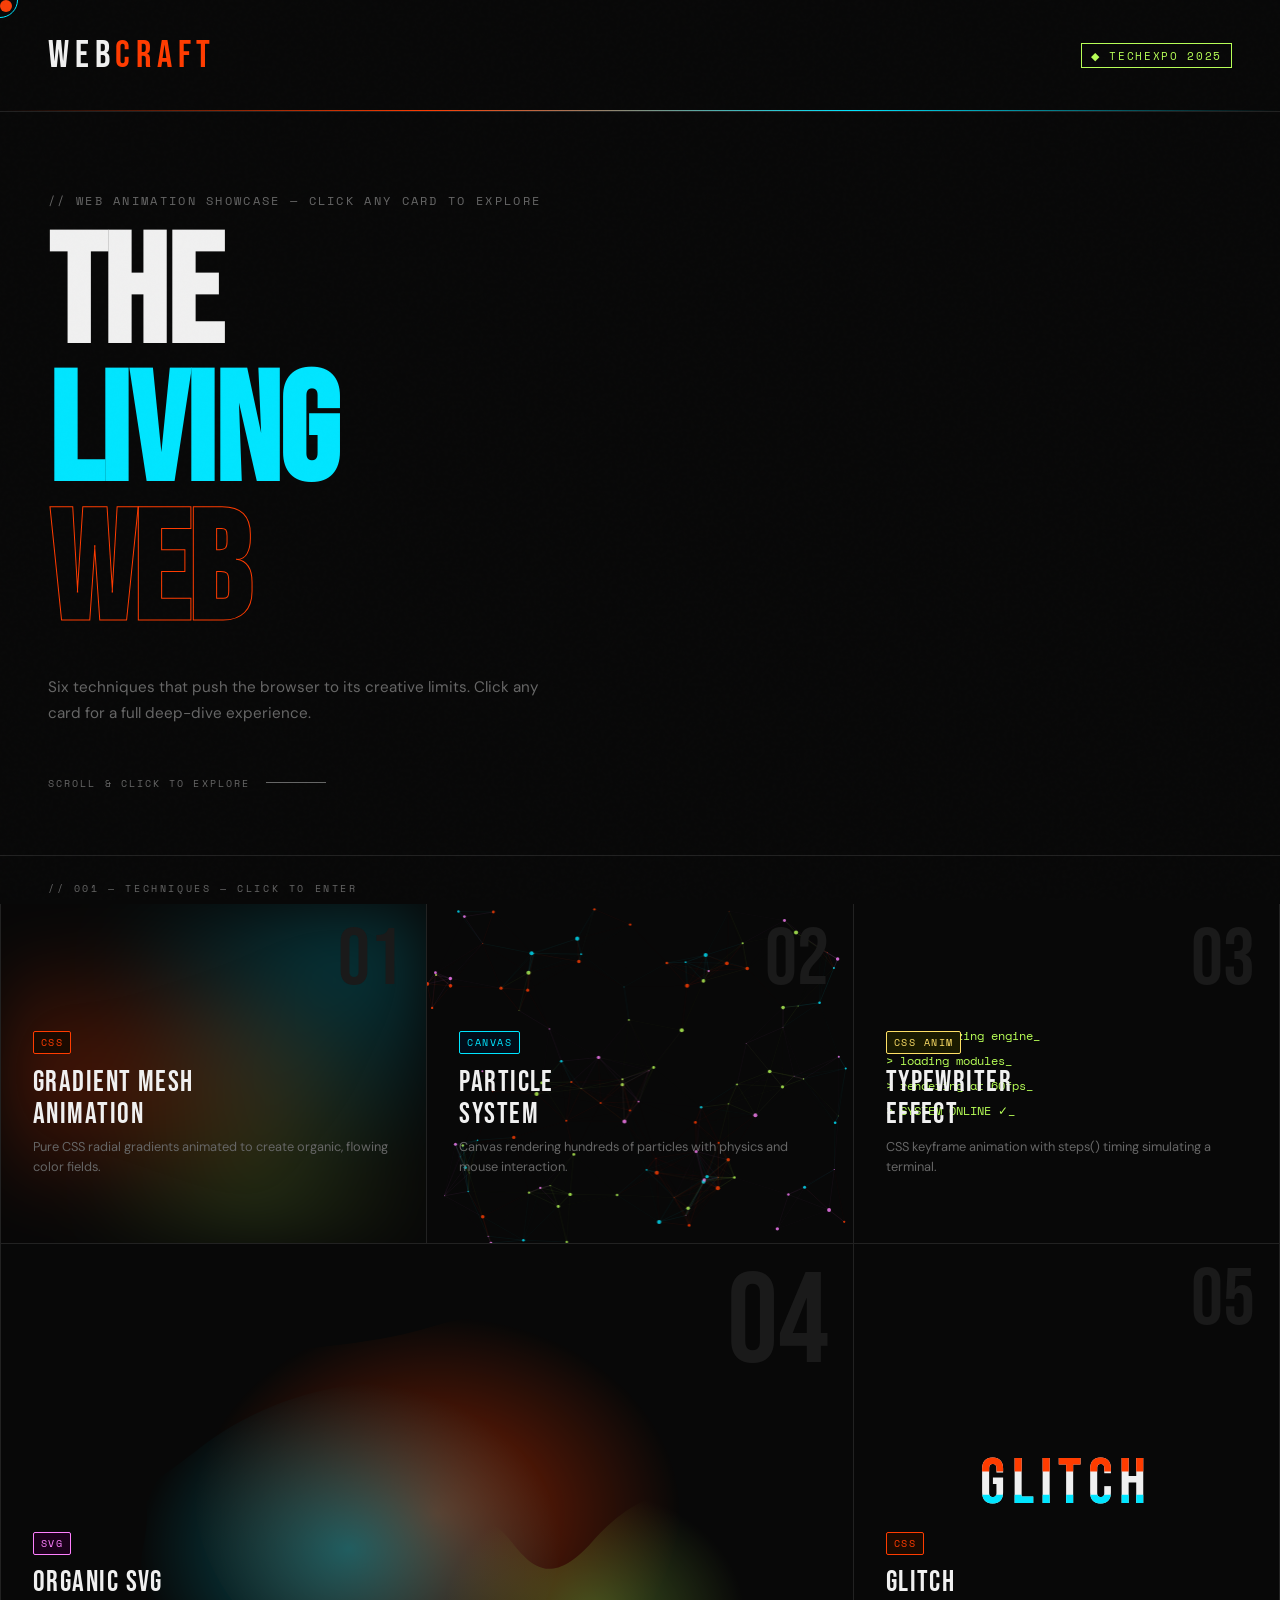
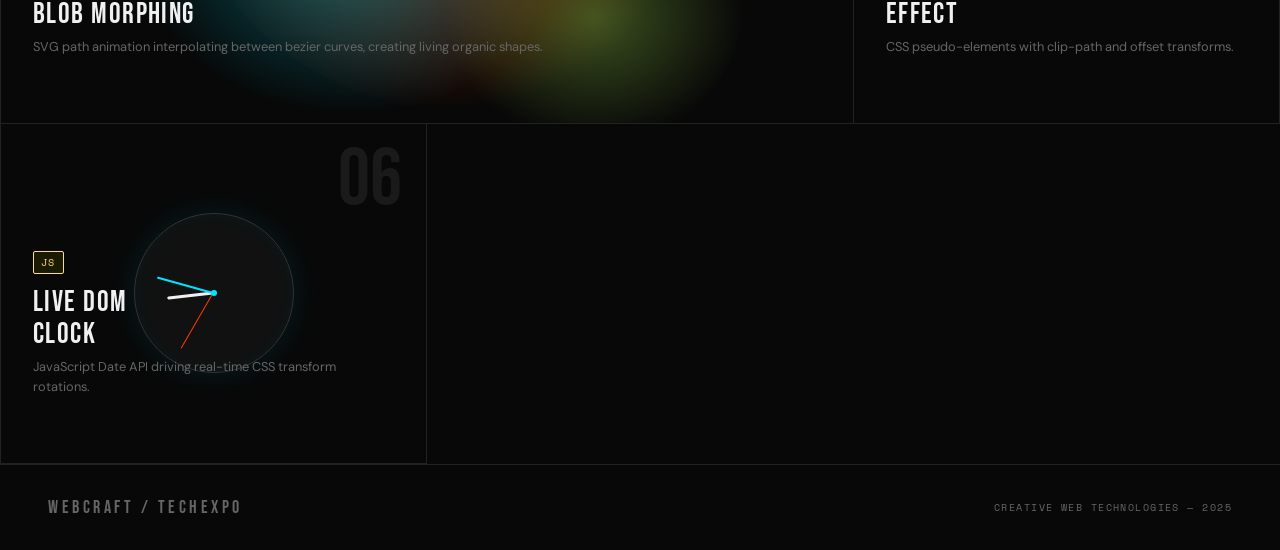
<file: index.html>
<!DOCTYPE html>
<html lang="en">
<head>
<meta charset="UTF-8">
<meta name="viewport" content="width=device-width, initial-scale=1.0">
<title>WEBCRAFT — Animation Showcase</title>
<link href="https://fonts.googleapis.com/css2?family=Space+Mono:ital,wght@0,400;0,700;1,400&family=Bebas+Neue&family=DM+Sans:wght@300;400;500&display=swap" rel="stylesheet">
<style>
  :root {
    --bg: #080808;
    --surface: #111;
    --border: #222;
    --accent: #ff3c00;
    --accent2: #00e5ff;
    --accent3: #b8ff57;
    --text: #f0f0f0;
    --muted: #666;
  }
  * { margin: 0; padding: 0; box-sizing: border-box; }
  body {
    background: var(--bg);
    color: var(--text);
    font-family: 'DM Sans', sans-serif;
    overflow-x: hidden;
    cursor: none;
  }
  #cursor {
    width: 12px; height: 12px;
    background: var(--accent);
    border-radius: 50%;
    position: fixed;
    pointer-events: none;
    z-index: 9999;
    transition: transform 0.1s, background 0.2s;
    mix-blend-mode: exclusion;
  }
  #cursor-ring {
    width: 36px; height: 36px;
    border: 1px solid var(--accent2);
    border-radius: 50%;
    position: fixed;
    pointer-events: none;
    z-index: 9998;
    transition: left 0.12s ease, top 0.12s ease, transform 0.2s;
    transform: translate(-50%, -50%);
  }
  body::before {
    content: '';
    position: fixed;
    inset: 0;
    background-image: url("data:image/svg+xml,%3Csvg viewBox='0 0 256 256' xmlns='http://www.w3.org/2000/svg'%3E%3Cfilter id='noise'%3E%3CfeTurbulence type='fractalNoise' baseFrequency='0.9' numOctaves='4' stitchTiles='stitch'/%3E%3C/filter%3E%3Crect width='100%25' height='100%25' filter='url(%23noise)' opacity='0.04'/%3E%3C/svg%3E");
    pointer-events: none;
    z-index: 100;
    opacity: 0.35;
  }
  header {
    padding: 2rem 3rem;
    display: flex;
    align-items: center;
    justify-content: space-between;
    border-bottom: 1px solid var(--border);
    position: relative;
    overflow: hidden;
  }
  header::after {
    content: '';
    position: absolute;
    bottom: 0; left: 0; right: 0;
    height: 1px;
    background: linear-gradient(90deg, transparent, var(--accent), var(--accent2), transparent);
    animation: scanline 3s linear infinite;
  }
  @keyframes scanline { 0% { transform: translateX(-100%); } 100% { transform: translateX(100%); } }
  .logo { font-family: 'Bebas Neue', sans-serif; font-size: 2.4rem; letter-spacing: 0.15em; }
  .logo span { color: var(--accent); }
  .badge {
    font-family: 'Space Mono', monospace;
    font-size: 0.7rem;
    color: var(--accent3);
    border: 1px solid var(--accent3);
    padding: 0.3em 0.8em;
    letter-spacing: 0.15em;
    animation: blink 2s step-end infinite;
  }
  @keyframes blink { 0%, 100% { opacity: 1; } 50% { opacity: 0.3; } }
  .hero {
    padding: 5rem 3rem 4rem;
  }
  .hero-eyebrow {
    font-family: 'Space Mono', monospace;
    font-size: 0.72rem;
    color: var(--muted);
    letter-spacing: 0.2em;
    text-transform: uppercase;
    margin-bottom: 1.2rem;
  }
  .hero-title {
    font-family: 'Bebas Neue', sans-serif;
    font-size: clamp(4rem, 12vw, 10rem);
    line-height: 0.9;
    letter-spacing: -0.01em;
  }
  .hero-title .line2 { color: var(--accent2); }
  .hero-title .line3 { -webkit-text-stroke: 1px var(--accent); color: transparent; }
  .hero-sub { margin-top: 2rem; color: var(--muted); font-size: 0.95rem; max-width: 500px; line-height: 1.7; }
  .scroll-hint {
    margin-top: 3rem;
    font-family: 'Space Mono', monospace;
    font-size: 0.65rem;
    letter-spacing: 0.2em;
    color: var(--muted);
    display: flex; align-items: center; gap: 1rem;
  }
  .scroll-hint::after {
    content: '';
    width: 60px; height: 1px;
    background: var(--muted);
    animation: grow 2s ease-in-out infinite alternate;
  }
  @keyframes grow { from { width: 20px; } to { width: 80px; } }
  .section-label {
    padding: 1.5rem 3rem 0.5rem;
    font-family: 'Space Mono', monospace;
    font-size: 0.65rem;
    color: var(--muted);
    letter-spacing: 0.25em;
    text-transform: uppercase;
    border-top: 1px solid var(--border);
  }
  .grid {
    display: grid;
    grid-template-columns: repeat(3, 1fr);
    border-left: 1px solid var(--border);
  }
  .card {
    border-right: 1px solid var(--border);
    border-bottom: 1px solid var(--border);
    position: relative;
    overflow: hidden;
    min-height: 340px;
    display: flex;
    flex-direction: column;
    justify-content: flex-end;
    padding: 2rem;
    text-decoration: none;
    color: inherit;
    transition: background 0.3s;
    cursor: none;
  }
  .card:hover { background: #0f0f0f; }
  .card-canvas { position: absolute; inset: 0; width: 100%; height: 100%; }
  .card-content { position: relative; z-index: 2; }
  .card-number {
    font-family: 'Bebas Neue', sans-serif;
    font-size: 5rem;
    color: #1a1a1a;
    position: absolute;
    top: 1rem; right: 1.5rem;
    line-height: 1;
    pointer-events: none;
    transition: color 0.3s;
  }
  .card:hover .card-number { color: #222; }
  .card-tag {
    font-family: 'Space Mono', monospace;
    font-size: 0.62rem;
    letter-spacing: 0.15em;
    text-transform: uppercase;
    padding: 0.3em 0.7em;
    border-radius: 2px;
    display: inline-block;
    margin-bottom: 0.8rem;
  }
  .tag-css { background: #1a0a00; color: var(--accent); border: 1px solid var(--accent); }
  .tag-canvas { background: #000d1a; color: var(--accent2); border: 1px solid var(--accent2); }
  .tag-webgl { background: #0a1a00; color: var(--accent3); border: 1px solid var(--accent3); }
  .tag-svg { background: #1a001a; color: #ff80ff; border: 1px solid #ff80ff; }
  .tag-js { background: #1a1a00; color: #ffe066; border: 1px solid #ffe066; }
  .card-title {
    font-family: 'Bebas Neue', sans-serif;
    font-size: 1.8rem;
    letter-spacing: 0.05em;
    line-height: 1.1;
    margin-bottom: 0.4rem;
  }
  .card-desc { font-size: 0.8rem; color: var(--muted); line-height: 1.6; }
  .card-cta {
    display: inline-flex;
    align-items: center;
    gap: 0.4rem;
    margin-top: 1rem;
    font-family: 'Space Mono', monospace;
    font-size: 0.65rem;
    letter-spacing: 0.1em;
    color: var(--text);
    opacity: 0;
    transform: translateY(6px);
    transition: opacity 0.25s, transform 0.25s;
  }
  .card:hover .card-cta { opacity: 1; transform: translateY(0); }
  .card.wide { grid-column: span 2; }
  .card.tall { min-height: 480px; }

  /* mesh bg */
  .mesh-bg {
    position: absolute; inset: 0;
    background: radial-gradient(ellipse at 20% 50%, rgba(255,60,0,0.25) 0%, transparent 60%),
      radial-gradient(ellipse at 80% 20%, rgba(0,229,255,0.2) 0%, transparent 50%),
      radial-gradient(ellipse at 60% 80%, rgba(184,255,87,0.15) 0%, transparent 50%);
    animation: meshMove 8s ease-in-out infinite alternate;
    filter: blur(30px);
  }
  @keyframes meshMove {
    0% { transform: scale(1) rotate(0deg); }
    50% { transform: scale(1.1) rotate(5deg); }
    100% { transform: scale(0.95) rotate(-3deg); }
  }
  .typewriter-demo {
    position: absolute; inset: 0;
    display: flex; align-items: center; justify-content: center;
    padding: 2rem; flex-direction: column; gap: 0.5rem;
  }
  .tw-line {
    font-family: 'Space Mono', monospace;
    font-size: 0.75rem;
    color: var(--accent3);
    overflow: hidden; white-space: nowrap; width: 0;
  }
  .tw-line:nth-child(1) { animation: typing 2s steps(30) 0.5s forwards; }
  .tw-line:nth-child(2) { animation: typing 2s steps(30) 2.5s forwards; }
  .tw-line:nth-child(3) { animation: typing 2s steps(30) 4.5s forwards; }
  .tw-line:nth-child(4) { animation: typing 2s steps(30) 6.5s forwards; }
  @keyframes typing { from { width: 0; } to { width: 100%; } }
  .morph-svg { position: absolute; inset: 0; width: 100%; height: 100%; opacity: 0.6; }
  .glitch-container { position: absolute; inset: 0; display: flex; align-items: center; justify-content: center; }
  .glitch { font-family: 'Bebas Neue', sans-serif; font-size: 4rem; position: relative; color: var(--text); letter-spacing: 0.1em; }
  .glitch::before, .glitch::after { content: attr(data-text); position: absolute; top: 0; left: 0; font-family: inherit; font-size: inherit; letter-spacing: inherit; }
  .glitch::before { color: var(--accent); animation: glitch1 3s infinite; clip-path: polygon(0 0, 100% 0, 100% 35%, 0 35%); }
  .glitch::after { color: var(--accent2); animation: glitch2 3s infinite; clip-path: polygon(0 65%, 100% 65%, 100% 100%, 0 100%); }
  @keyframes glitch1 { 0%,90%,100%{transform:translate(0)} 92%{transform:translate(-3px,1px)} 94%{transform:translate(3px,-1px)} 96%{transform:translate(-2px,2px)} 98%{transform:translate(2px,-2px)} }
  @keyframes glitch2 { 0%,90%,100%{transform:translate(0)} 92%{transform:translate(3px,-1px)} 94%{transform:translate(-3px,1px)} 96%{transform:translate(2px,-2px)} 98%{transform:translate(-2px,2px)} }
  .clock-wrap { position: absolute; inset: 0; display: flex; align-items: center; justify-content: center; }
  .clock { width: 160px; height: 160px; border-radius: 50%; border: 1px solid #333; position: relative; background: radial-gradient(circle, #111 60%, #0a0a0a 100%); box-shadow: 0 0 30px rgba(0,229,255,0.1), inset 0 0 20px rgba(0,229,255,0.05); }
  .clock-center { position: absolute; top: 50%; left: 50%; transform: translate(-50%,-50%); width: 6px; height: 6px; background: var(--accent2); border-radius: 50%; z-index: 5; }
  .hand { position: absolute; bottom: 50%; left: 50%; transform-origin: bottom center; border-radius: 4px; }
  #hour-hand { width: 3px; height: 45px; background: var(--text); margin-left: -1.5px; }
  #min-hand { width: 2px; height: 58px; background: var(--accent2); margin-left: -1px; }
  #sec-hand { width: 1px; height: 64px; background: var(--accent); margin-left: -0.5px; }
  footer {
    border-top: 1px solid var(--border);
    padding: 2rem 3rem;
    display: flex;
    justify-content: space-between;
    align-items: center;
  }
  footer .f-logo { font-family: 'Bebas Neue', sans-serif; font-size: 1.1rem; letter-spacing: 0.2em; color: var(--muted); }
  footer .f-tag { font-family: 'Space Mono', monospace; font-size: 0.6rem; color: var(--muted); letter-spacing: 0.15em; }

  /* click ripple */
  .card::after {
    content: 'EXPLORE →';
    position: absolute;
    inset: 0;
    background: rgba(255,60,0,0.08);
    display: flex;
    align-items: center;
    justify-content: center;
    font-family: 'Bebas Neue', sans-serif;
    font-size: 2rem;
    letter-spacing: 0.2em;
    color: var(--accent);
    opacity: 0;
    transition: opacity 0.3s;
    z-index: 10;
  }
  .card:hover::after { opacity: 1; }

  @media (max-width: 900px) {
    .grid { grid-template-columns: 1fr 1fr; }
    .card.wide { grid-column: span 2; }
    header, .hero, footer { padding-left: 1.5rem; padding-right: 1.5rem; }
    .section-label { padding-left: 1.5rem; }
  }
  @media (max-width: 600px) {
    .grid { grid-template-columns: 1fr; border-left: none; }
    .card.wide { grid-column: span 1; }
    .card { border-left: 1px solid var(--border); border-right: 1px solid var(--border); }
  }
</style>
</head>
<body>
<div id="cursor"></div>
<div id="cursor-ring"></div>

<header>
  <div class="logo">WEB<span>CRAFT</span></div>
  <div class="badge">◆ TECHEXPO 2025</div>
</header>

<section class="hero">
  <p class="hero-eyebrow">// Web Animation Showcase — Click Any Card to Explore</p>
  <h1 class="hero-title">
    <span class="line1">THE</span><br>
    <span class="line2">LIVING</span><br>
    <span class="line3">WEB</span>
  </h1>
  <p class="hero-sub">Six techniques that push the browser to its creative limits. Click any card for a full deep-dive experience.</p>
  <div class="scroll-hint">SCROLL & CLICK TO EXPLORE</div>
</section>

<p class="section-label">// 001 — TECHNIQUES — CLICK TO ENTER</p>

<div class="grid">
  <a class="card" href="01-gradient-mesh.html">
    <div class="mesh-bg"></div>
    <span class="card-number">01</span>
    <div class="card-content">
      <span class="card-tag tag-css">CSS</span>
      <div class="card-title">Gradient Mesh<br>Animation</div>
      <div class="card-desc">Pure CSS radial gradients animated to create organic, flowing color fields.</div>
      <div class="card-cta">Enter Experience →</div>
    </div>
  </a>

  <a class="card" href="02-particles.html">
    <canvas class="card-canvas" id="particleCanvas"></canvas>
    <span class="card-number">02</span>
    <div class="card-content">
      <span class="card-tag tag-canvas">Canvas</span>
      <div class="card-title">Particle<br>System</div>
      <div class="card-desc">Canvas rendering hundreds of particles with physics and mouse interaction.</div>
      <div class="card-cta">Enter Experience →</div>
    </div>
  </a>

  <a class="card" href="03-typewriter.html">
    <div class="typewriter-demo">
      <div class="tw-line">&gt; initializing engine_</div>
      <div class="tw-line">&gt; loading modules_</div>
      <div class="tw-line">&gt; rendering at 60fps_</div>
      <div class="tw-line">&gt; SYSTEM ONLINE ✓_</div>
    </div>
    <span class="card-number">03</span>
    <div class="card-content">
      <span class="card-tag tag-js">CSS ANIM</span>
      <div class="card-title">Typewriter<br>Effect</div>
      <div class="card-desc">CSS keyframe animation with steps() timing simulating a terminal.</div>
      <div class="card-cta">Enter Experience →</div>
    </div>
  </a>

  <a class="card wide tall" href="04-svg-morph.html">
    <svg class="morph-svg" viewBox="0 0 800 480" preserveAspectRatio="xMidYMid slice">
      <defs>
        <radialGradient id="bg1" cx="50%" cy="50%"><stop offset="0%" stop-color="#ff3c00" stop-opacity="0.8"/><stop offset="100%" stop-color="#ff3c00" stop-opacity="0"/></radialGradient>
        <radialGradient id="bg2" cx="50%" cy="50%"><stop offset="0%" stop-color="#00e5ff" stop-opacity="0.6"/><stop offset="100%" stop-color="#00e5ff" stop-opacity="0"/></radialGradient>
        <radialGradient id="bg3" cx="50%" cy="50%"><stop offset="0%" stop-color="#b8ff57" stop-opacity="0.5"/><stop offset="100%" stop-color="#b8ff57" stop-opacity="0"/></radialGradient>
      </defs>
      <path fill="url(#bg1)"><animate attributeName="d" dur="8s" repeatCount="indefinite" values="M400,100 C520,60 640,160 620,280 C600,400 480,460 380,440 C280,420 180,340 200,220 C220,100 280,140 400,100Z;M420,80 C560,40 680,140 660,280 C640,420 500,490 380,460 C260,430 140,340 160,200 C180,60 280,120 420,80Z;M400,100 C520,60 640,160 620,280 C600,400 480,460 380,440 C280,420 180,340 200,220 C220,100 280,140 400,100Z"/></path>
      <path fill="url(#bg2)"><animate attributeName="d" dur="10s" repeatCount="indefinite" values="M200,200 C300,120 460,130 500,230 C540,330 460,440 340,450 C220,460 120,390 140,300 C160,210 100,280 200,200Z;M160,220 C280,130 480,100 540,220 C600,340 500,460 360,470 C220,480 100,410 120,300 C140,190 40,310 160,220Z;M200,200 C300,120 460,130 500,230 C540,330 460,440 340,450 C220,460 120,390 140,300 C160,210 100,280 200,200Z"/></path>
      <path fill="url(#bg3)"><animate attributeName="d" dur="12s" repeatCount="indefinite" values="M550,300 C620,220 700,250 690,360 C680,470 580,500 500,470 C420,440 390,370 430,300 C470,230 480,380 550,300Z;M570,280 C650,190 740,230 720,350 C700,470 590,510 510,480 C430,450 400,360 450,290 C500,220 490,370 570,280Z;M550,300 C620,220 700,250 690,360 C680,470 580,500 500,470 C420,440 390,370 430,300 C470,230 480,380 550,300Z"/></path>
    </svg>
    <span class="card-number" style="font-size:8rem;">04</span>
    <div class="card-content">
      <span class="card-tag tag-svg">SVG</span>
      <div class="card-title">Organic SVG<br>Blob Morphing</div>
      <div class="card-desc">SVG path animation interpolating between bezier curves, creating living organic shapes.</div>
      <div class="card-cta">Enter Experience →</div>
    </div>
  </a>

  <a class="card" href="05-glitch.html">
    <div class="glitch-container">
      <div class="glitch" data-text="GLITCH">GLITCH</div>
    </div>
    <span class="card-number">05</span>
    <div class="card-content">
      <span class="card-tag tag-css">CSS</span>
      <div class="card-title">Glitch<br>Effect</div>
      <div class="card-desc">CSS pseudo-elements with clip-path and offset transforms.</div>
      <div class="card-cta">Enter Experience →</div>
    </div>
  </a>

  <a class="card" href="06-clock.html">
    <div class="clock-wrap">
      <div class="clock">
        <div class="hand" id="hour-hand"></div>
        <div class="hand" id="min-hand"></div>
        <div class="hand" id="sec-hand"></div>
        <div class="clock-center"></div>
      </div>
    </div>
    <span class="card-number">06</span>
    <div class="card-content">
      <span class="card-tag tag-js">JS</span>
      <div class="card-title">Live DOM<br>Clock</div>
      <div class="card-desc">JavaScript Date API driving real-time CSS transform rotations.</div>
      <div class="card-cta">Enter Experience →</div>
    </div>
  </a>
</div>

<footer>
  <div class="f-logo">WEBCRAFT / TECHEXPO</div>
  <div class="f-tag">CREATIVE WEB TECHNOLOGIES — 2025</div>
</footer>

<script>
  const cursor = document.getElementById('cursor');
  const ring = document.getElementById('cursor-ring');
  document.addEventListener('mousemove', e => {
    cursor.style.left = e.clientX - 6 + 'px';
    cursor.style.top = e.clientY - 6 + 'px';
    ring.style.left = e.clientX + 'px';
    ring.style.top = e.clientY + 'px';
  });
  document.querySelectorAll('a,.card').forEach(el => {
    el.addEventListener('mouseenter', () => { cursor.style.transform='scale(2)'; ring.style.transform='translate(-50%,-50%) scale(1.5)'; });
    el.addEventListener('mouseleave', () => { cursor.style.transform='scale(1)'; ring.style.transform='translate(-50%,-50%) scale(1)'; });
  });

  // Particles
  const canvas = document.getElementById('particleCanvas');
  const ctx = canvas.getContext('2d');
  let particles = [];
  let mouse = { x: null, y: null };
  function resizeCanvas() { canvas.width = canvas.offsetWidth; canvas.height = canvas.offsetHeight; }
  resizeCanvas();
  class Particle {
    constructor() { this.x=Math.random()*canvas.width; this.y=Math.random()*canvas.height; this.size=Math.random()*1.8+0.3; this.vx=(Math.random()-0.5)*0.6; this.vy=(Math.random()-0.5)*0.6; this.color=['#ff3c00','#00e5ff','#b8ff57','#ff80ff'][Math.floor(Math.random()*4)]; }
    update() { this.vx*=0.98; this.vy*=0.98; this.x+=this.vx; this.y+=this.vy; if(this.x<0||this.x>canvas.width)this.vx*=-1; if(this.y<0||this.y>canvas.height)this.vy*=-1; }
    draw() { ctx.beginPath(); ctx.arc(this.x,this.y,this.size,0,Math.PI*2); ctx.fillStyle=this.color; ctx.globalAlpha=0.8; ctx.fill(); ctx.globalAlpha=1; }
  }
  for(let i=0;i<120;i++) particles.push(new Particle());
  function animP() {
    ctx.clearRect(0,0,canvas.width,canvas.height);
    particles.forEach(p=>{p.update();p.draw();});
    for(let i=0;i<particles.length;i++) for(let j=i+1;j<particles.length;j++) { const dx=particles[i].x-particles[j].x,dy=particles[i].y-particles[j].y,d=Math.sqrt(dx*dx+dy*dy); if(d<70){ctx.beginPath();ctx.moveTo(particles[i].x,particles[i].y);ctx.lineTo(particles[j].x,particles[j].y);ctx.strokeStyle=particles[i].color;ctx.globalAlpha=(1-d/70)*0.2;ctx.lineWidth=0.5;ctx.stroke();ctx.globalAlpha=1;} }
    requestAnimationFrame(animP);
  }
  animP();

  // Clock
  function updateClock() {
    const now=new Date(),s=now.getSeconds(),m=now.getMinutes(),h=now.getHours()%12;
    document.getElementById('sec-hand').style.transform=`translateX(-50%) rotate(${s*6}deg)`;
    document.getElementById('min-hand').style.transform=`translateX(-50%) rotate(${m*6+s*0.1}deg)`;
    document.getElementById('hour-hand').style.transform=`translateX(-50%) rotate(${h*30+m*0.5}deg)`;
  }
  updateClock(); setInterval(updateClock,1000);
</script>
</body>
</html>
</file>
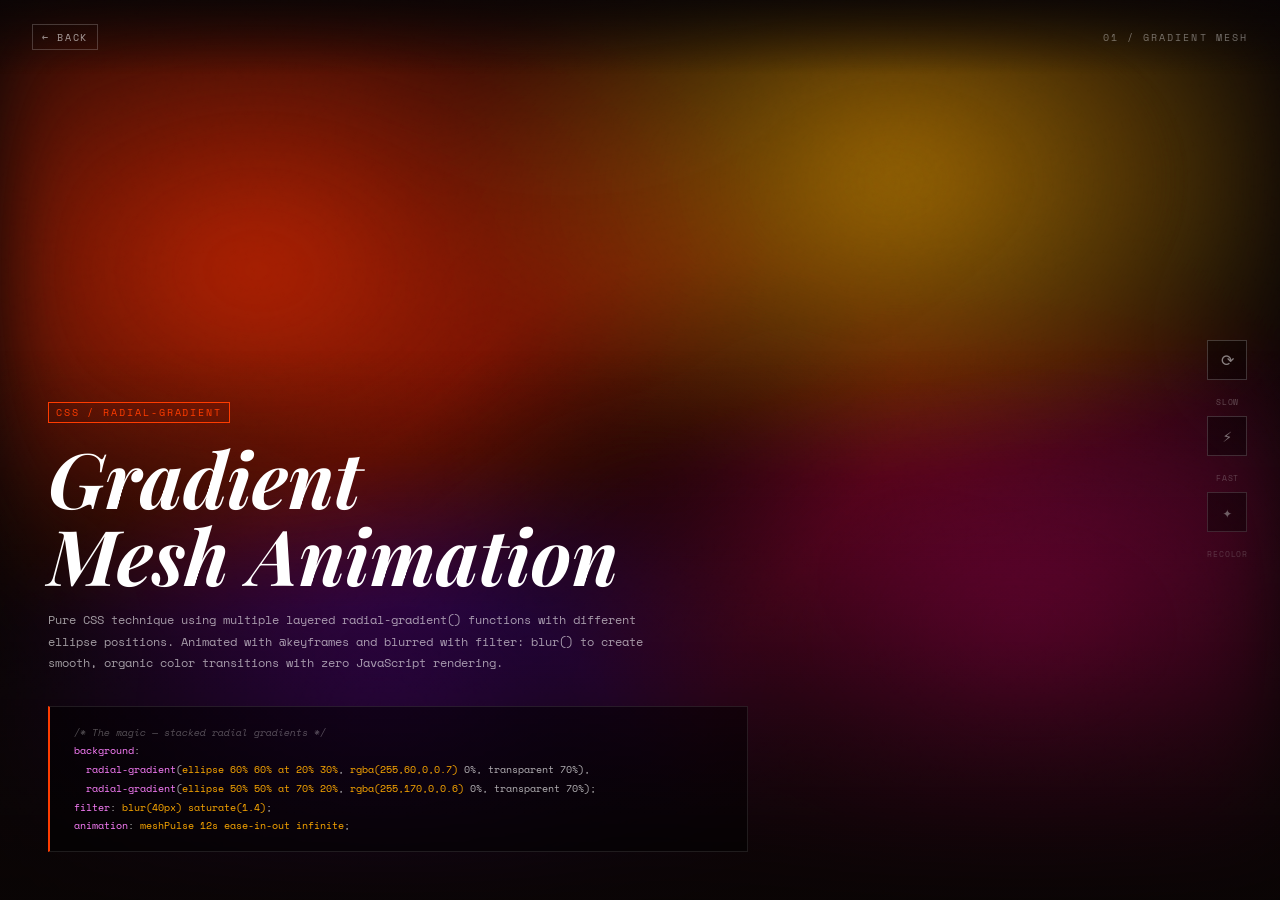
<file: 01-gradient-mesh.html>
<!DOCTYPE html>
<html lang="en">
<head>
<meta charset="UTF-8">
<meta name="viewport" content="width=device-width, initial-scale=1.0">
<title>Gradient Mesh — WEBCRAFT</title>
<link href="https://fonts.googleapis.com/css2?family=Playfair+Display:ital,wght@0,400;0,700;1,400&family=Space+Mono&display=swap" rel="stylesheet">
<style>
  :root { --c1: #ff3c00; --c2: #ffaa00; --c3: #ff0066; --c4: #7700ff; --bg: #0a0505; }
  * { margin:0; padding:0; box-sizing:border-box; }
  body { background: var(--bg); color: #fff; font-family: 'Space Mono', monospace; overflow: hidden; height: 100vh; cursor: crosshair; }

  .mesh {
    position: fixed; inset: 0;
    background:
      radial-gradient(ellipse 60% 60% at var(--x1,20%) var(--y1,30%), rgba(255,60,0,0.7) 0%, transparent 70%),
      radial-gradient(ellipse 50% 50% at var(--x2,70%) var(--y2,20%), rgba(255,170,0,0.6) 0%, transparent 70%),
      radial-gradient(ellipse 55% 55% at var(--x3,80%) var(--y3,70%), rgba(255,0,102,0.6) 0%, transparent 70%),
      radial-gradient(ellipse 45% 45% at var(--x4,30%) var(--y4,80%), rgba(119,0,255,0.55) 0%, transparent 70%),
      radial-gradient(ellipse 40% 40% at 50% 50%, rgba(0,0,0,0.3) 0%, transparent 80%);
    filter: blur(40px) saturate(1.4);
    animation: meshPulse 12s ease-in-out infinite;
    transition: background 0.1s;
  }
  @keyframes meshPulse {
    0%,100% { --x1:20%; --y1:30%; --x2:70%; --y2:20%; --x3:80%; --y3:70%; --x4:30%; --y4:80%; }
    25% { --x1:30%; --y1:20%; --x2:80%; --y2:30%; --x3:70%; --y3:80%; --x4:20%; --y4:70%; }
    50% { --x1:40%; --y1:40%; --x2:60%; --y2:10%; --x3:90%; --y3:60%; --x4:10%; --y4:90%; }
    75% { --x1:10%; --y1:50%; --x2:90%; --y2:40%; --x3:60%; --y3:90%; --x4:40%; --y4:60%; }
  }

  .noise {
    position: fixed; inset: 0;
    background-image: url("data:image/svg+xml,%3Csvg viewBox='0 0 200 200' xmlns='http://www.w3.org/2000/svg'%3E%3Cfilter id='n'%3E%3CfeTurbulence type='fractalNoise' baseFrequency='0.75' numOctaves='4' stitchTiles='stitch'/%3E%3C/filter%3E%3Crect width='100%25' height='100%25' filter='url(%23n)' opacity='0.08'/%3E%3C/svg%3E");
    opacity: 0.5; pointer-events: none; mix-blend-mode: overlay;
  }

  nav {
    position: fixed; top: 0; left: 0; right: 0;
    padding: 1.5rem 2rem;
    display: flex; justify-content: space-between; align-items: center;
    z-index: 10;
    background: linear-gradient(to bottom, rgba(10,5,5,0.8), transparent);
  }
  .back {
    font-size: 0.65rem; letter-spacing: 0.15em;
    color: rgba(255,255,255,0.6); text-decoration: none;
    border: 1px solid rgba(255,255,255,0.2); padding: 0.4em 0.9em;
    transition: all 0.2s;
  }
  .back:hover { color: #fff; border-color: rgba(255,255,255,0.6); }
  .nav-title { font-size: 0.65rem; letter-spacing: 0.2em; color: rgba(255,255,255,0.4); }

  .content {
    position: fixed;
    bottom: 0; left: 0; right: 0;
    padding: 3rem;
    background: linear-gradient(to top, rgba(10,5,5,0.95) 0%, transparent 100%);
    z-index: 10;
  }
  .tag { font-size: 0.6rem; letter-spacing: 0.2em; color: var(--c1); border: 1px solid var(--c1); display: inline-block; padding: 0.3em 0.7em; margin-bottom: 1rem; }
  h1 { font-family: 'Playfair Display', serif; font-size: clamp(2.5rem, 6vw, 5rem); line-height: 1; margin-bottom: 1rem; font-style: italic; }
  .desc { font-size: 0.75rem; line-height: 1.8; color: rgba(255,255,255,0.6); max-width: 600px; margin-bottom: 2rem; }
  .code-block {
    background: rgba(0,0,0,0.5);
    border: 1px solid rgba(255,255,255,0.1);
    padding: 1rem 1.5rem;
    font-size: 0.65rem;
    line-height: 1.8;
    color: rgba(255,255,255,0.7);
    max-width: 700px;
    border-left: 2px solid var(--c1);
  }
  .code-block .k { color: #ff80ff; }
  .code-block .v { color: var(--c2); }
  .code-block .c { color: rgba(255,255,255,0.3); font-style: italic; }

  .controls {
    position: fixed; right: 2rem; top: 50%; transform: translateY(-50%);
    z-index: 10;
    display: flex; flex-direction: column; gap: 0.5rem;
  }
  .ctrl-btn {
    width: 40px; height: 40px;
    border: 1px solid rgba(255,255,255,0.2);
    background: rgba(0,0,0,0.4);
    color: rgba(255,255,255,0.5);
    font-size: 1rem;
    cursor: crosshair;
    display: flex; align-items: center; justify-content: center;
    transition: all 0.2s;
    font-family: 'Space Mono', monospace;
  }
  .ctrl-btn:hover { border-color: var(--c1); color: var(--c1); background: rgba(255,60,0,0.1); }
  .ctrl-label { font-size: 0.5rem; letter-spacing: 0.1em; color: rgba(255,255,255,0.3); text-align: center; margin-top: 0.5rem; }

  .mouse-hint {
    position: fixed; top: 50%; left: 50%;
    transform: translate(-50%, -50%);
    text-align: center;
    z-index: 5;
    pointer-events: none;
    animation: fadeOut 3s 1s forwards;
  }
  @keyframes fadeOut { 0%{opacity:1} 80%{opacity:1} 100%{opacity:0} }
  .mouse-hint p { font-size: 0.7rem; letter-spacing: 0.2em; color: rgba(255,255,255,0.5); }
  .mouse-hint .big { font-family: 'Playfair Display', serif; font-size: 2rem; font-style: italic; color: rgba(255,255,255,0.2); margin-bottom: 0.5rem; }
</style>
</head>
<body>
<div class="mesh" id="mesh"></div>
<div class="noise"></div>

<nav>
  <a href="index.html" class="back">← BACK</a>
  <span class="nav-title">01 / GRADIENT MESH</span>
</nav>

<div class="mouse-hint">
  <div class="big">Move your mouse</div>
  <p>INTERACT WITH THE MESH</p>
</div>

<div class="controls">
  <button class="ctrl-btn" onclick="setSpeed('slow')">⟳</button>
  <div class="ctrl-label">SLOW</div>
  <button class="ctrl-btn" onclick="setSpeed('fast')">⚡</button>
  <div class="ctrl-label">FAST</div>
  <button class="ctrl-btn" onclick="randomColors()">✦</button>
  <div class="ctrl-label">RECOLOR</div>
</div>

<div class="content">
  <div class="tag">CSS / RADIAL-GRADIENT</div>
  <h1>Gradient<br>Mesh Animation</h1>
  <p class="desc">Pure CSS technique using multiple layered radial-gradient() functions with different ellipse positions. Animated with @keyframes and blurred with filter: blur() to create smooth, organic color transitions with zero JavaScript rendering.</p>
  <div class="code-block">
    <span class="c">/* The magic — stacked radial gradients */</span><br>
    <span class="k">background</span>: <br>
    &nbsp;&nbsp;<span class="k">radial-gradient</span>(<span class="v">ellipse 60% 60% at 20% 30%</span>, <span class="v">rgba(255,60,0,0.7)</span> 0%, transparent 70%),<br>
    &nbsp;&nbsp;<span class="k">radial-gradient</span>(<span class="v">ellipse 50% 50% at 70% 20%</span>, <span class="v">rgba(255,170,0,0.6)</span> 0%, transparent 70%);<br>
    <span class="k">filter</span>: <span class="v">blur(40px) saturate(1.4)</span>;<br>
    <span class="k">animation</span>: <span class="v">meshPulse 12s ease-in-out infinite</span>;
  </div>
</div>

<script>
  const mesh = document.getElementById('mesh');
  let speed = 12;
  document.addEventListener('mousemove', e => {
    const x = (e.clientX / window.innerWidth * 100).toFixed(1);
    const y = (e.clientY / window.innerHeight * 100).toFixed(1);
    mesh.style.setProperty('--x1', x + '%');
    mesh.style.setProperty('--y1', y + '%');
    mesh.style.setProperty('--x3', (100 - x) + '%');
    mesh.style.setProperty('--y3', (100 - y) + '%');
  });
  function setSpeed(s) {
    speed = s === 'slow' ? 20 : 5;
    mesh.style.animationDuration = speed + 's';
  }
  function randomColors() {
    const hues = [Math.random()*360, Math.random()*360, Math.random()*360, Math.random()*360];
    const colors = hues.map(h => `hsl(${h}, 100%, 55%)`);
    mesh.style.background = `
      radial-gradient(ellipse 60% 60% at var(--x1,20%) var(--y1,30%), ${colors[0].replace(')',',0.7)')} 0%, transparent 70%),
      radial-gradient(ellipse 50% 50% at var(--x2,70%) var(--y2,20%), ${colors[1].replace(')',',0.6)')} 0%, transparent 70%),
      radial-gradient(ellipse 55% 55% at var(--x3,80%) var(--y3,70%), ${colors[2].replace(')',',0.6)')} 0%, transparent 70%),
      radial-gradient(ellipse 45% 45% at var(--x4,30%) var(--y4,80%), ${colors[3].replace(')',',0.55)')} 0%, transparent 70%)
    `;
  }
</script>
</body>
</html>
</file>
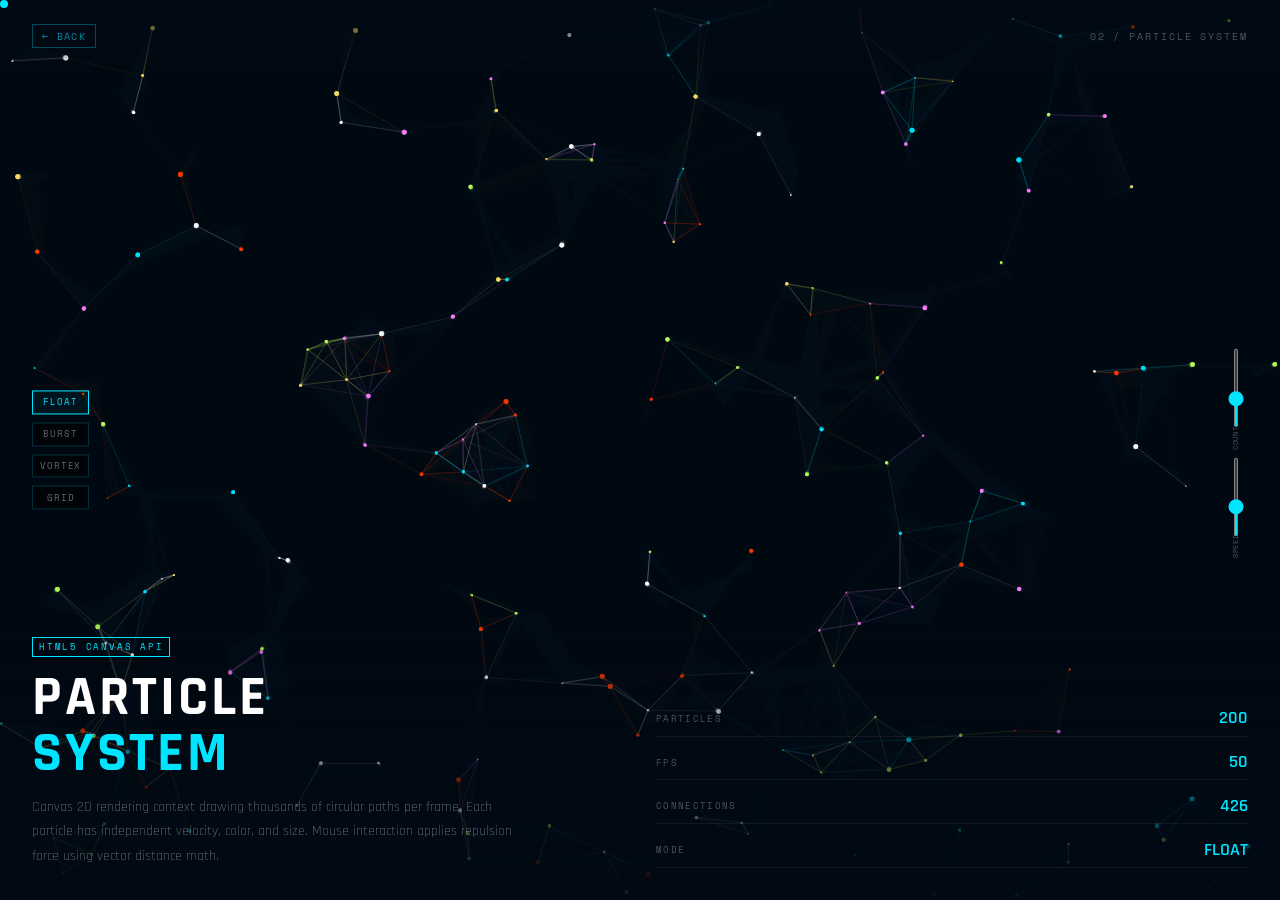
<file: 02-particles.html>
<!DOCTYPE html>
<html lang="en">
<head>
<meta charset="UTF-8">
<meta name="viewport" content="width=device-width, initial-scale=1.0">
<title>Particle System — WEBCRAFT</title>
<link href="https://fonts.googleapis.com/css2?family=Rajdhani:wght@300;400;600;700&family=Space+Mono&display=swap" rel="stylesheet">
<style>
  * { margin:0;padding:0;box-sizing:border-box; }
  body { background: #010a14; color: #fff; font-family: 'Rajdhani', sans-serif; overflow: hidden; height: 100vh; cursor: none; }
  canvas { position: fixed; inset: 0; width: 100%; height: 100%; }

  #cursor { width:8px;height:8px;background:#00e5ff;border-radius:50%;position:fixed;pointer-events:none;z-index:999;mix-blend-mode:screen; }

  nav {
    position: fixed; top: 0; left: 0; right: 0;
    padding: 1.5rem 2rem;
    display: flex; justify-content: space-between; align-items: center;
    z-index: 10;
    background: linear-gradient(to bottom, rgba(1,10,20,0.9), transparent);
  }
  .back { font-family:'Space Mono',monospace;font-size:0.6rem;letter-spacing:0.15em;color:rgba(0,229,255,0.6);text-decoration:none;border:1px solid rgba(0,229,255,0.3);padding:0.4em 0.9em;transition:all 0.2s; }
  .back:hover{color:#00e5ff;border-color:#00e5ff;}
  .nav-title { font-family:'Space Mono',monospace;font-size:0.6rem;letter-spacing:0.2em;color:rgba(255,255,255,0.3); }

  .hud {
    position: fixed; bottom: 0; left: 0; right: 0;
    padding: 2rem;
    background: linear-gradient(to top, rgba(1,10,20,0.95), transparent);
    z-index: 10;
    display: grid; grid-template-columns: 1fr 1fr; gap: 2rem;
  }
  .hud-left {}
  .tag { font-family:'Space Mono',monospace;font-size:0.55rem;letter-spacing:0.2em;color:#00e5ff;border:1px solid #00e5ff;display:inline-block;padding:0.3em 0.7em;margin-bottom:0.8rem; }
  h1 { font-size: clamp(2rem, 5vw, 3.5rem); font-weight:700; letter-spacing:0.05em; line-height:1; margin-bottom:0.8rem; }
  h1 span { color: #00e5ff; }
  .desc { font-size: 0.9rem; line-height: 1.7; color: rgba(255,255,255,0.5); font-weight:300; max-width:500px; }

  .hud-right { display:flex;flex-direction:column;justify-content:flex-end;gap:0.5rem; }
  .stat-row { display:flex;justify-content:space-between;align-items:center;border-bottom:1px solid rgba(255,255,255,0.06);padding:0.4rem 0; }
  .stat-label { font-family:'Space Mono',monospace;font-size:0.55rem;letter-spacing:0.15em;color:rgba(255,255,255,0.3); }
  .stat-val { font-size:1.1rem;font-weight:600;color:#00e5ff; }

  .controls-bar {
    position: fixed; top: 50%; right: 2rem;
    transform: translateY(-50%);
    z-index: 10;
    display: flex; flex-direction: column; gap: 0.8rem;
  }
  .ctrl { display:flex;flex-direction:column;align-items:center;gap:0.3rem; }
  .ctrl input[type=range] { writing-mode: vertical-lr; direction: rtl; width:4px;height:80px;accent-color:#00e5ff;cursor:pointer; }
  .ctrl-lbl { font-family:'Space Mono',monospace;font-size:0.45rem;letter-spacing:0.1em;color:rgba(255,255,255,0.3);transform:rotate(-90deg);white-space:nowrap; }

  .mode-btns {
    position: fixed; top: 50%; left: 2rem;
    transform: translateY(-50%);
    z-index: 10; display:flex;flex-direction:column;gap:0.5rem;
  }
  .mode-btn { font-family:'Space Mono',monospace;font-size:0.55rem;letter-spacing:0.1em;background:rgba(0,0,0,0.5);border:1px solid rgba(0,229,255,0.2);color:rgba(255,255,255,0.4);padding:0.5em 0.8em;cursor:pointer;transition:all 0.2s; }
  .mode-btn:hover,.mode-btn.active{border-color:#00e5ff;color:#00e5ff;background:rgba(0,229,255,0.05);}
</style>
</head>
<body>
<canvas id="c"></canvas>
<div id="cursor"></div>

<nav>
  <a href="index.html" class="back">← BACK</a>
  <span class="nav-title">02 / PARTICLE SYSTEM</span>
</nav>

<div class="mode-btns">
  <button class="mode-btn active" onclick="setMode('float')">FLOAT</button>
  <button class="mode-btn" onclick="setMode('explode')">BURST</button>
  <button class="mode-btn" onclick="setMode('vortex')">VORTEX</button>
  <button class="mode-btn" onclick="setMode('grid')">GRID</button>
</div>

<div class="controls-bar">
  <div class="ctrl">
    <input type="range" id="countSlider" min="50" max="500" value="200" oninput="updateCount(this.value)">
    <div class="ctrl-lbl">COUNT</div>
  </div>
  <div class="ctrl">
    <input type="range" id="speedSlider" min="1" max="10" value="4">
    <div class="ctrl-lbl">SPEED</div>
  </div>
</div>

<div class="hud">
  <div class="hud-left">
    <div class="tag">HTML5 CANVAS API</div>
    <h1>PARTICLE<br><span>SYSTEM</span></h1>
    <p class="desc">Canvas 2D rendering context drawing thousands of circular paths per frame. Each particle has independent velocity, color, and size. Mouse interaction applies repulsion force using vector distance math.</p>
  </div>
  <div class="hud-right">
    <div class="stat-row"><span class="stat-label">PARTICLES</span><span class="stat-val" id="statCount">200</span></div>
    <div class="stat-row"><span class="stat-label">FPS</span><span class="stat-val" id="statFps">60</span></div>
    <div class="stat-row"><span class="stat-label">CONNECTIONS</span><span class="stat-val" id="statConn">0</span></div>
    <div class="stat-row"><span class="stat-label">MODE</span><span class="stat-val" id="statMode">FLOAT</span></div>
  </div>
</div>

<script>
  const canvas = document.getElementById('c');
  const ctx = canvas.getContext('2d');
  const cur = document.getElementById('cursor');
  let W, H, particles = [], mode = 'float', mouse = {x:-999,y:-999};
  let frames=0, fps=60, lastTime=performance.now(), connCount=0;

  function resize() { W=canvas.width=window.innerWidth; H=canvas.height=window.innerHeight; }
  resize(); window.addEventListener('resize', () => { resize(); if(mode==='grid') initGrid(); });

  document.addEventListener('mousemove', e => {
    mouse.x=e.clientX; mouse.y=e.clientY;
    cur.style.left=e.clientX-4+'px'; cur.style.top=e.clientY-4+'px';
  });

  const COLORS = ['#00e5ff','#ff3c00','#b8ff57','#ff80ff','#ffe066','#ffffff'];

  class Particle {
    constructor(x,y) {
      this.x = x ?? Math.random()*W;
      this.y = y ?? Math.random()*H;
      this.ox = this.x; this.oy = this.y;
      this.vx = (Math.random()-0.5)*2;
      this.vy = (Math.random()-0.5)*2;
      this.size = Math.random()*2+0.5;
      this.color = COLORS[Math.floor(Math.random()*COLORS.length)];
      this.angle = Math.random()*Math.PI*2;
      this.angleSpeed = (Math.random()-0.5)*0.02;
    }
    update() {
      const spd = parseFloat(document.getElementById('speedSlider').value)/4;
      if(mode==='float') {
        const dx=mouse.x-this.x, dy=mouse.y-this.y, d=Math.sqrt(dx*dx+dy*dy);
        if(d<120){this.vx-=dx/d*0.8*spd; this.vy-=dy/d*0.8*spd;}
        this.vx*=0.97; this.vy*=0.97;
        this.x+=this.vx*spd; this.y+=this.vy*spd;
        if(this.x<0||this.x>W)this.vx*=-1;
        if(this.y<0||this.y>H)this.vy*=-1;
      } else if(mode==='explode') {
        const dx=this.x-W/2, dy=this.y-H/2, d=Math.sqrt(dx*dx+dy*dy);
        this.vx+=dx/d*0.2*spd; this.vy+=dy/d*0.2*spd;
        this.vx*=0.95; this.vy*=0.95;
        this.x+=this.vx; this.y+=this.vy;
        if(this.x<0||this.x>W||this.y<0||this.y>H){this.x=W/2+(Math.random()-0.5)*20;this.y=H/2+(Math.random()-0.5)*20;this.vx=(Math.random()-0.5)*5;this.vy=(Math.random()-0.5)*5;}
      } else if(mode==='vortex') {
        const dx=this.x-W/2, dy=this.y-H/2, d=Math.max(Math.sqrt(dx*dx+dy*dy),1);
        const nx=dx/d, ny=dy/d;
        this.vx+=(-ny*2-nx*0.5)*spd*0.3; this.vy+=(nx*2-ny*0.5)*spd*0.3;
        this.vx*=0.97; this.vy*=0.97;
        this.x+=this.vx; this.y+=this.vy;
        if(this.x<0||this.x>W||this.y<0||this.y>H){this.x=W/2+(Math.random()-0.5)*100;this.y=H/2+(Math.random()-0.5)*100;}
      } else if(mode==='grid') {
        const dx=this.ox-this.x, dy=this.oy-this.y;
        const mdx=mouse.x-this.x, mdy=mouse.y-this.y, md=Math.sqrt(mdx*mdx+mdy*mdy);
        if(md<100){this.x-=mdx/md*3*spd;this.y-=mdy/md*3*spd;}
        else{this.x+=dx*0.1*spd;this.y+=dy*0.1*spd;}
      }
    }
    draw() {
      ctx.beginPath();
      ctx.arc(this.x,this.y,this.size,0,Math.PI*2);
      ctx.fillStyle=this.color;
      ctx.globalAlpha=0.85;
      ctx.fill();
      ctx.globalAlpha=1;
    }
  }

  function initParticles(n=200) {
    particles=[];
    for(let i=0;i<n;i++) particles.push(new Particle());
  }

  function initGrid() {
    const n = parseInt(document.getElementById('countSlider').value);
    const cols = Math.ceil(Math.sqrt(n*W/H));
    const rows = Math.ceil(n/cols);
    const px = W/(cols+1), py = H/(rows+1);
    particles=[];
    for(let r=0;r<rows;r++) for(let c=0;c<cols;c++) {
      if(particles.length>=n) break;
      const p = new Particle(px*(c+1), py*(r+1));
      p.ox=px*(c+1); p.oy=py*(r+1);
      particles.push(p);
    }
  }

  function setMode(m) {
    mode=m;
    document.querySelectorAll('.mode-btn').forEach(b=>b.classList.remove('active'));
    event.target.classList.add('active');
    document.getElementById('statMode').textContent=m.toUpperCase();
    if(m==='grid') initGrid();
    else if(m==='explode') { particles.forEach(p=>{p.x=W/2+(Math.random()-0.5)*20;p.y=H/2+(Math.random()-0.5)*20;p.vx=(Math.random()-0.5)*5;p.vy=(Math.random()-0.5)*5;}); }
  }

  function updateCount(v) {
    document.getElementById('statCount').textContent=v;
    if(mode==='grid') initGrid();
    else { while(particles.length<v) particles.push(new Particle()); particles.length=v; }
  }

  initParticles(200);

  let lastFpsUpdate=0;
  function draw(ts) {
    frames++;
    if(ts-lastFpsUpdate>500){fps=Math.round(frames/((ts-lastFpsUpdate||1)*0.001));frames=0;lastFpsUpdate=ts;document.getElementById('statFps').textContent=fps;}
    ctx.fillStyle='rgba(1,10,20,0.2)';
    ctx.fillRect(0,0,W,H);
    connCount=0;
    for(let i=0;i<particles.length;i++) {
      particles[i].update();
      particles[i].draw();
      for(let j=i+1;j<particles.length;j++) {
        const dx=particles[i].x-particles[j].x,dy=particles[i].y-particles[j].y,d=Math.sqrt(dx*dx+dy*dy);
        if(d<90){
          ctx.beginPath();ctx.moveTo(particles[i].x,particles[i].y);ctx.lineTo(particles[j].x,particles[j].y);
          ctx.strokeStyle=particles[i].color;ctx.globalAlpha=(1-d/90)*0.25;ctx.lineWidth=0.5;ctx.stroke();ctx.globalAlpha=1;
          connCount++;
        }
      }
    }
    document.getElementById('statConn').textContent=connCount;
    requestAnimationFrame(draw);
  }
  requestAnimationFrame(draw);
</script>
</body>
</html>
</file>
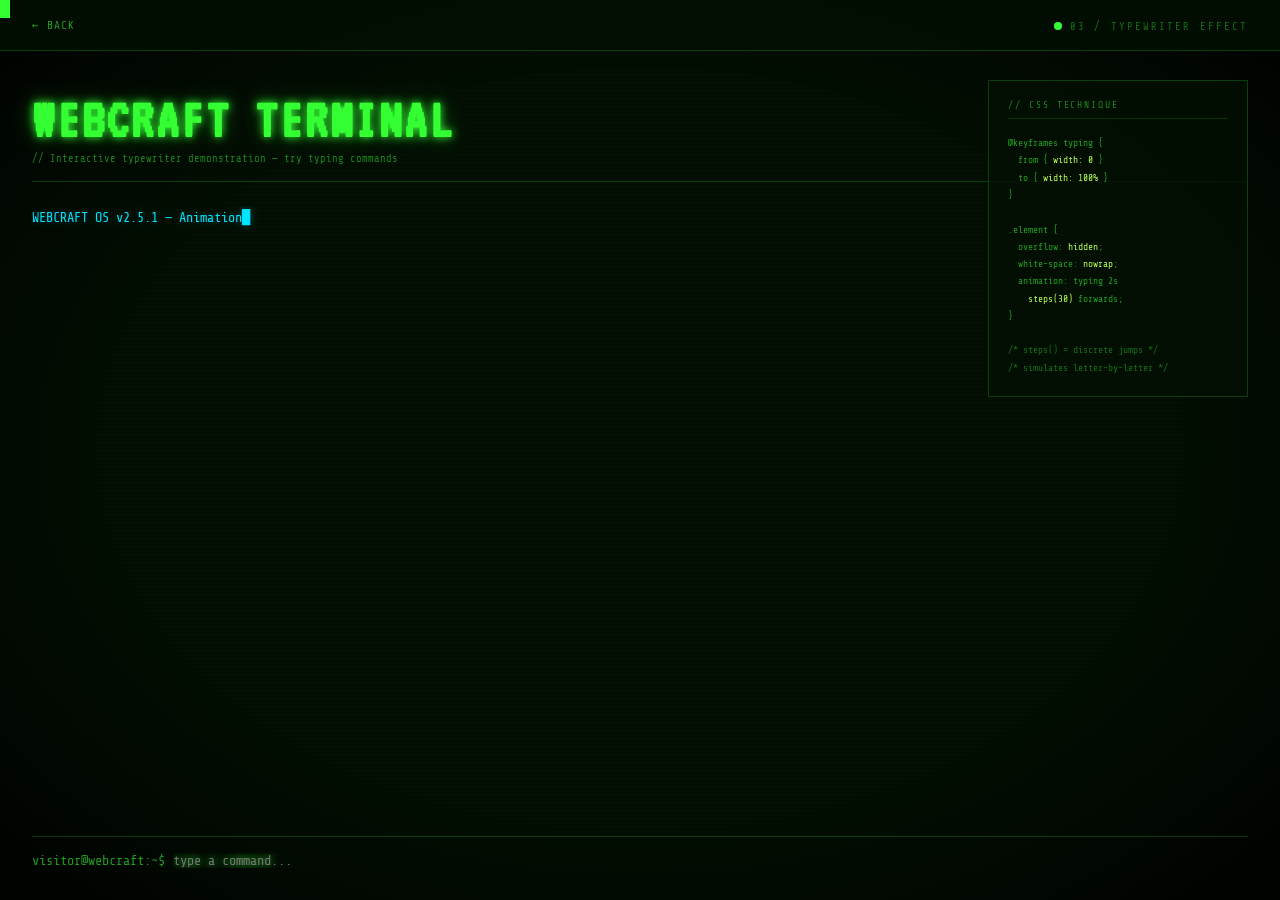
<file: 03-typewriter.html>
<!DOCTYPE html>
<html lang="en">
<head>
<meta charset="UTF-8">
<meta name="viewport" content="width=device-width, initial-scale=1.0">
<title>Typewriter — WEBCRAFT</title>
<link href="https://fonts.googleapis.com/css2?family=Share+Tech+Mono&family=VT323&display=swap" rel="stylesheet">
<style>
  * { margin:0;padding:0;box-sizing:border-box; }
  body { background:#030f03; color:#33ff33; font-family:'Share Tech Mono',monospace; overflow:hidden; height:100vh; cursor:none; }

  .scanlines {
    position:fixed;inset:0;pointer-events:none;z-index:5;
    background:repeating-linear-gradient(0deg,transparent,transparent 2px,rgba(0,0,0,0.08) 2px,rgba(0,0,0,0.08) 4px);
  }
  .vignette {
    position:fixed;inset:0;pointer-events:none;z-index:4;
    background:radial-gradient(ellipse at 50% 50%,transparent 60%,rgba(0,0,0,0.85) 100%);
  }
  .glow { text-shadow: 0 0 8px #33ff33, 0 0 20px rgba(51,255,51,0.4); }

  #cursor-dot { width:10px;height:18px;background:#33ff33;position:fixed;pointer-events:none;z-index:999;animation:blink 0.8s step-end infinite; }
  @keyframes blink { 0%,100%{opacity:1}50%{opacity:0} }

  nav {
    position:fixed;top:0;left:0;right:0;padding:1rem 2rem;
    display:flex;justify-content:space-between;align-items:center;
    z-index:20;border-bottom:1px solid rgba(51,255,51,0.2);
    background:rgba(3,15,3,0.9);
  }
  .back { font-size:0.7rem;letter-spacing:0.1em;color:rgba(51,255,51,0.6);text-decoration:none;transition:color 0.2s; }
  .back:hover{color:#33ff33;}
  .nav-title { font-size:0.65rem;letter-spacing:0.2em;color:rgba(51,255,51,0.4); }
  .blink-dot { display:inline-block;width:8px;height:8px;background:#33ff33;border-radius:50%;animation:blink 1s step-end infinite;margin-right:0.5rem; }

  .terminal {
    position:fixed;top:60px;bottom:0;left:0;right:0;
    padding:2rem;overflow:hidden;
    display:flex;flex-direction:column;gap:0;
    z-index:10;
  }
  .terminal-header {
    border-bottom:1px solid rgba(51,255,51,0.2);
    padding-bottom:1rem;margin-bottom:1.5rem;
  }
  .terminal-header h1 { font-family:'VT323',monospace;font-size:clamp(2rem,5vw,3.5rem);line-height:1;letter-spacing:0.05em; }
  .terminal-header .sub { font-size:0.65rem;color:rgba(51,255,51,0.5);margin-top:0.3rem; }

  .output { flex:1;overflow-y:auto;overflow-x:hidden;padding-bottom:1rem; }
  .output::-webkit-scrollbar{width:4px;} .output::-webkit-scrollbar-track{background:transparent;} .output::-webkit-scrollbar-thumb{background:rgba(51,255,51,0.3);}

  .line { font-size:0.85rem;line-height:1.7;white-space:pre-wrap;min-height:1.4em; }
  .line.cmd { color:#33ff33; }
  .line.out { color:rgba(51,255,51,0.7); }
  .line.err { color:#ff4444;text-shadow:0 0 8px #ff4444; }
  .line.success { color:#b8ff57;text-shadow:0 0 8px rgba(184,255,87,0.5); }
  .line.info { color:#00e5ff;text-shadow:0 0 8px rgba(0,229,255,0.3); }
  .line.typing::after { content:'█'; animation:blink 0.7s step-end infinite; }

  .input-row {
    display:flex;align-items:center;gap:0.5rem;
    border-top:1px solid rgba(51,255,51,0.2);
    padding-top:1rem;
  }
  .prompt { color:rgba(51,255,51,0.6);font-size:0.85rem; }
  #userInput {
    flex:1;background:transparent;border:none;outline:none;
    color:#33ff33;font-family:'Share Tech Mono',monospace;font-size:0.85rem;
    text-shadow:0 0 8px #33ff33;caret-color:#33ff33;
  }

  .info-panel {
    position:fixed;right:2rem;top:80px;
    width:260px;border:1px solid rgba(51,255,51,0.2);
    background:rgba(3,15,3,0.8);padding:1.2rem;z-index:20;
  }
  .panel-title { font-size:0.6rem;letter-spacing:0.2em;color:rgba(51,255,51,0.5);margin-bottom:1rem;border-bottom:1px solid rgba(51,255,51,0.15);padding-bottom:0.5rem; }
  .code-snippet { font-size:0.6rem;line-height:1.8;color:rgba(51,255,51,0.6); }
  .code-snippet .hl { color:#b8ff57; }

  @media(max-width:700px){.info-panel{display:none;}}
</style>
</head>
<body>
<div class="scanlines"></div>
<div class="vignette"></div>
<div id="cursor-dot"></div>

<nav>
  <a href="index.html" class="back">← BACK</a>
  <span><span class="blink-dot"></span><span class="nav-title">03 / TYPEWRITER EFFECT</span></span>
</nav>

<div class="info-panel">
  <div class="panel-title">// CSS TECHNIQUE</div>
  <div class="code-snippet">
@keyframes typing {<br>
&nbsp;&nbsp;from { <span class="hl">width: 0</span> }<br>
&nbsp;&nbsp;to { <span class="hl">width: 100%</span> }<br>
}<br><br>
.element {<br>
&nbsp;&nbsp;overflow: <span class="hl">hidden</span>;<br>
&nbsp;&nbsp;white-space: <span class="hl">nowrap</span>;<br>
&nbsp;&nbsp;animation: typing 2s<br>
&nbsp;&nbsp;&nbsp;&nbsp;<span class="hl">steps(30)</span> forwards;<br>
}<br><br>
<span style="color:rgba(51,255,51,0.4)">/* steps() = discrete jumps */</span><br>
<span style="color:rgba(51,255,51,0.4)">/* simulates letter-by-letter */</span>
  </div>
</div>

<div class="terminal">
  <div class="terminal-header">
    <h1 class="glow">WEBCRAFT TERMINAL</h1>
    <div class="sub">// Interactive typewriter demonstration — try typing commands</div>
  </div>
  <div class="output" id="output"></div>
  <div class="input-row">
    <span class="prompt">visitor@webcraft:~$</span>
    <input type="text" id="userInput" placeholder="type a command..." autocomplete="off" spellcheck="false">
  </div>
</div>

<script>
  document.addEventListener('mousemove', e => {
    document.getElementById('cursor-dot').style.cssText = `left:${e.clientX}px;top:${e.clientY-9}px;`;
  });

  const output = document.getElementById('output');
  const input = document.getElementById('userInput');
  const COMMANDS = {
    help: `Available commands:\n  about     — about this technique\n  demo      — run a typing demo\n  colors    — change terminal color\n  matrix    — go deeper\n  clear     — clear terminal\n  easter    — 🤫`,
    about: `TYPEWRITER EFFECT\n─────────────────\nThe CSS typewriter uses width animation from 0 to 100%\ncombined with overflow:hidden and white-space:nowrap.\nThe key is the steps() timing function which creates\ndiscrete jumps instead of smooth interpolation —\nimitating actual character-by-character typing.`,
    clear: '__CLEAR__',
    matrix: `INITIATING MATRIX SEQUENCE...\nWARNING: You are not prepared.`,
    easter: `( ͡° ͜ʖ ͡°)\nYou found the easter egg. Nothing happens.\nBut you feel slightly better about yourself.`,
    colors: '__COLORS__',
    demo: '__DEMO__',
  };

  function addLine(text, type='out', delay=0) {
    return new Promise(resolve => {
      setTimeout(() => {
        const div = document.createElement('div');
        div.className = `line ${type}`;
        output.appendChild(div);
        typeText(div, text, resolve);
        output.scrollTop = output.scrollHeight;
      }, delay);
    });
  }

  function typeText(el, text, done) {
    let i = 0;
    el.classList.add('typing');
    const interval = setInterval(() => {
      el.textContent = text.slice(0, i);
      i++;
      if (i > text.length) {
        clearInterval(interval);
        el.textContent = text;
        el.classList.remove('typing');
        if (done) done();
      }
      output.scrollTop = output.scrollHeight;
    }, Math.max(12, 40 - text.length * 0.3));
  }

  async function runBootSequence() {
    await addLine('WEBCRAFT OS v2.5.1 — Animation Engine', 'info', 200);
    await addLine('Copyright © 2025 WEBCRAFT LABS', 'out', 100);
    await addLine('', 'out', 50);
    await addLine('Initializing subsystems...', 'out', 100);
    await addLine('[OK] CSS Animation Engine loaded', 'success', 300);
    await addLine('[OK] Canvas Renderer online', 'success', 200);
    await addLine('[OK] SVG Morphing module ready', 'success', 200);
    await addLine('[WARN] Glitch module: operating in chaos mode', 'err', 300);
    await addLine('', 'out', 100);
    await addLine('Type "help" for available commands.', 'info', 200);
    input.focus();
  }

  const colorSchemes = [
    { fg:'#33ff33', bg:'#030f03' },
    { fg:'#00e5ff', bg:'#010a14' },
    { fg:'#ff80ff', bg:'#0f0314' },
    { fg:'#ffe066', bg:'#141003' },
    { fg:'#ff3c00', bg:'#140500' },
  ];
  let colorIdx = 0;

  async function handleCommand(cmd) {
    const div = document.createElement('div');
    div.className = 'line cmd';
    div.textContent = `visitor@webcraft:~$ ${cmd}`;
    output.appendChild(div);

    const result = COMMANDS[cmd.toLowerCase()];
    if (!result) {
      await addLine(`command not found: ${cmd}. Type "help".`, 'err', 50);
    } else if (result === '__CLEAR__') {
      output.innerHTML = '';
    } else if (result === '__COLORS__') {
      colorIdx = (colorIdx + 1) % colorSchemes.length;
      document.body.style.color = colorSchemes[colorIdx].fg;
      document.body.style.background = colorSchemes[colorIdx].bg;
      document.querySelectorAll('.glow').forEach(el => el.style.textShadow = `0 0 8px ${colorSchemes[colorIdx].fg}`);
      await addLine(`Terminal color scheme updated → scheme ${colorIdx + 1}/${colorSchemes.length}`, 'success', 50);
    } else if (result === '__DEMO__') {
      const demoLines = [
        "The quick brown fox jumps over the lazy dog.",
        "CSS steps() timing creates discrete animation frames.",
        "Each step = one character revealed.",
        "width: 0 → width: 100% with overflow: hidden.",
        "TYPEWRITER DEMO COMPLETE ✓"
      ];
      for (let i = 0; i < demoLines.length; i++) {
        await addLine(demoLines[i], i === demoLines.length - 1 ? 'success' : 'out', 100);
      }
    } else {
      for (const line of result.split('\n')) {
        await addLine(line, 'out', 60);
      }
    }
    output.scrollTop = output.scrollHeight;
  }

  input.addEventListener('keydown', e => {
    if (e.key === 'Enter' && input.value.trim()) {
      handleCommand(input.value.trim());
      input.value = '';
    }
  });

  runBootSequence();
</script>
</body>
</html>
</file>
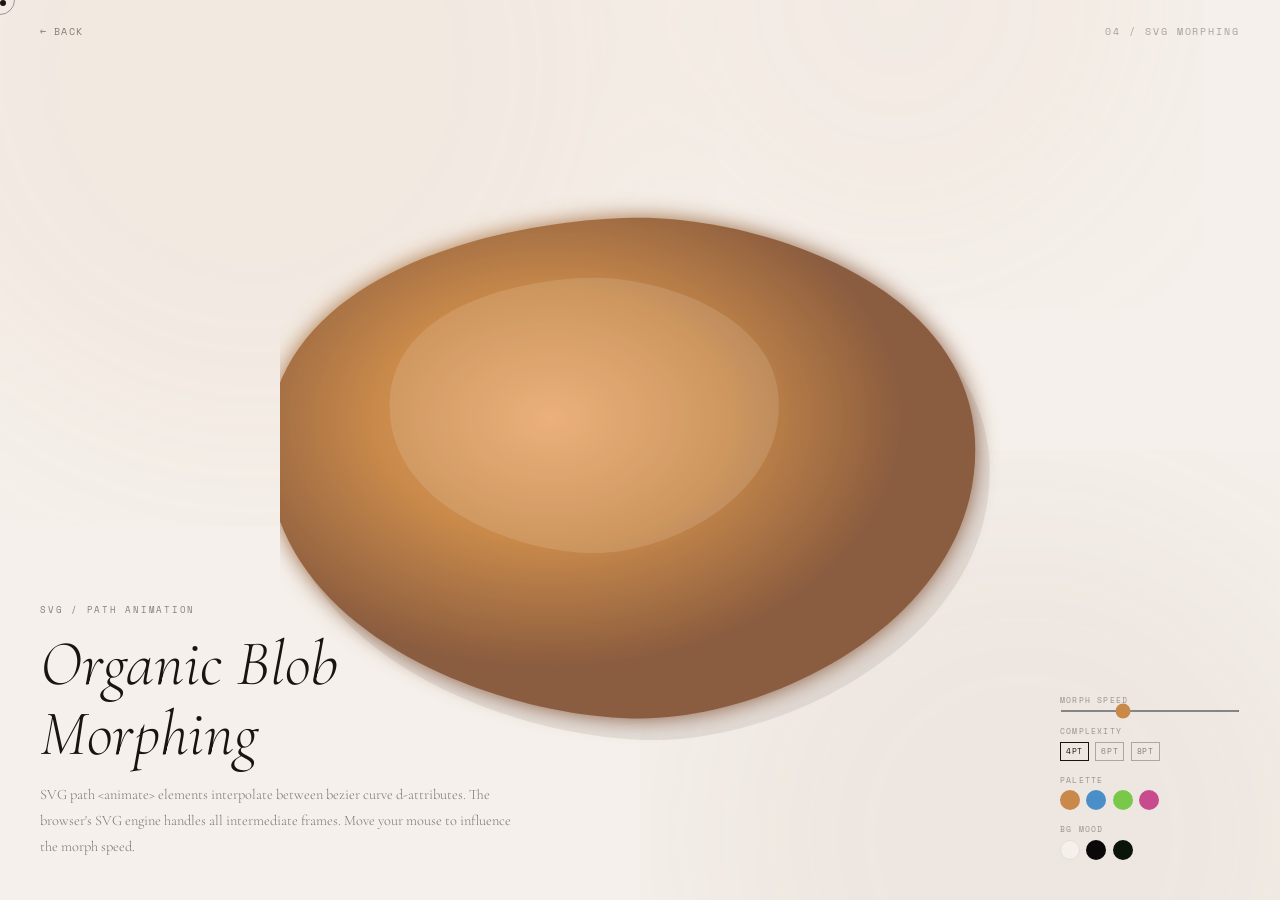
<file: 04-svg-morph.html>
<!DOCTYPE html>
<html lang="en">
<head>
<meta charset="UTF-8">
<meta name="viewport" content="width=device-width, initial-scale=1.0">
<title>SVG Morphing — WEBCRAFT</title>
<link href="https://fonts.googleapis.com/css2?family=Cormorant+Garamond:ital,wght@0,300;0,400;1,300;1,400&family=Space+Mono:wght@400&display=swap" rel="stylesheet">
<style>
  * { margin:0;padding:0;box-sizing:border-box; }
  body { background:#f5f0eb; color:#1a1410; font-family:'Cormorant Garamond',serif; overflow:hidden; height:100vh; cursor:none; }

  #cursor { width:6px;height:6px;background:#1a1410;border-radius:50%;position:fixed;pointer-events:none;z-index:999; }
  #cursor-ring { width:30px;height:30px;border:1px solid rgba(26,20,16,0.4);border-radius:50%;position:fixed;pointer-events:none;z-index:998;transform:translate(-50%,-50%);transition:left 0.1s,top 0.1s; }

  .bg-blobs { position:fixed;inset:0;z-index:0; }
  .main-blob-wrap { position:fixed;inset:0;display:flex;align-items:center;justify-content:center;z-index:1; }
  .main-blob-wrap svg { width:min(80vh,80vw);height:min(80vh,80vw); }

  nav {
    position:fixed;top:0;left:0;right:0;padding:1.5rem 2.5rem;
    display:flex;justify-content:space-between;align-items:center;z-index:20;
  }
  .back { font-family:'Space Mono',monospace;font-size:0.6rem;letter-spacing:0.12em;color:rgba(26,20,16,0.5);text-decoration:none;transition:color 0.2s; }
  .back:hover{color:#1a1410;}
  .nav-title { font-family:'Space Mono',monospace;font-size:0.6rem;letter-spacing:0.2em;color:rgba(26,20,16,0.35); }

  .content {
    position:fixed;bottom:0;left:0;right:0;padding:2.5rem;z-index:20;
    display:grid;grid-template-columns:1fr auto;gap:3rem;align-items:end;
  }
  .tag { font-family:'Space Mono',monospace;font-size:0.55rem;letter-spacing:0.2em;color:rgba(26,20,16,0.5);margin-bottom:0.8rem;display:block; }
  h1 { font-size:clamp(2.5rem,5vw,4rem);font-weight:300;font-style:italic;line-height:1.1;margin-bottom:0.8rem; }
  .desc { font-size:0.9rem;line-height:1.8;color:rgba(26,20,16,0.55);font-weight:300;max-width:480px; }

  .controls { display:flex;flex-direction:column;gap:0.8rem;min-width:180px; }
  .ctrl-item { display:flex;flex-direction:column;gap:0.3rem; }
  .ctrl-label { font-family:'Space Mono',monospace;font-size:0.5rem;letter-spacing:0.15em;color:rgba(26,20,16,0.4); }
  input[type=range] { width:100%;accent-color:#c8894a;height:2px;cursor:pointer; }

  .palette-btns { display:flex;gap:0.4rem; }
  .pal-btn { width:20px;height:20px;border-radius:50%;border:none;cursor:pointer;transition:transform 0.2s; }
  .pal-btn:hover { transform:scale(1.2); }

  .complexity-btns { display:flex;gap:0.4rem; }
  .cplx-btn { font-family:'Space Mono',monospace;font-size:0.5rem;letter-spacing:0.1em;padding:0.3em 0.6em;border:1px solid rgba(26,20,16,0.3);background:transparent;color:rgba(26,20,16,0.5);cursor:pointer;transition:all 0.2s; }
  .cplx-btn:hover,.cplx-btn.active{border-color:#1a1410;color:#1a1410;}

  @media(max-width:700px){.content{grid-template-columns:1fr;}.controls{display:none;}}
</style>
</head>
<body>
<div id="cursor"></div>
<div id="cursor-ring"></div>

<svg style="position:fixed;inset:0;width:100%;height:100%;z-index:0;opacity:0.06" viewBox="0 0 100 100" preserveAspectRatio="xMidYMid slice">
  <defs><filter id="blur"><feGaussianBlur stdDeviation="8"/></filter></defs>
  <circle cx="20" cy="20" r="30" fill="#c8894a" filter="url(#blur)"/>
  <circle cx="80" cy="80" r="25" fill="#8a5c3f" filter="url(#blur)"/>
  <circle cx="70" cy="15" r="20" fill="#d4a574" filter="url(#blur)"/>
</svg>

<nav>
  <a href="index.html" class="back">← BACK</a>
  <span class="nav-title">04 / SVG MORPHING</span>
</nav>

<div class="main-blob-wrap">
  <svg id="blobSvg" viewBox="0 0 400 400">
    <defs>
      <radialGradient id="g1" cx="40%" cy="40%">
        <stop offset="0%" stop-color="#e8a56a"/>
        <stop offset="50%" stop-color="#c8894a"/>
        <stop offset="100%" stop-color="#8a5c3f"/>
      </radialGradient>
      <filter id="glow2">
        <feGaussianBlur stdDeviation="6" result="blur"/>
        <feComposite in="SourceGraphic" in2="blur" operator="over"/>
      </filter>
    </defs>
    <!-- Shadow blob -->
    <path id="shadowBlob" fill="rgba(26,20,16,0.08)" transform="translate(8,12)"/>
    <!-- Main blob -->
    <path id="mainBlob" fill="url(#g1)" filter="url(#glow2)"/>
    <!-- Inner highlight -->
    <path id="innerBlob" fill="rgba(255,255,255,0.12)" transform="translate(-15,-20) scale(0.55) translate(145,155)"/>
  </svg>
</div>

<div class="content">
  <div>
    <span class="tag">SVG / PATH ANIMATION</span>
    <h1>Organic Blob<br>Morphing</h1>
    <p class="desc">SVG path &lt;animate&gt; elements interpolate between bezier curve d-attributes. The browser's SVG engine handles all intermediate frames. Move your mouse to influence the morph speed.</p>
  </div>
  <div class="controls">
    <div class="ctrl-item">
      <div class="ctrl-label">MORPH SPEED</div>
      <input type="range" id="speedCtrl" min="2" max="20" value="8" step="0.5">
    </div>
    <div class="ctrl-item">
      <div class="ctrl-label">COMPLEXITY</div>
      <div class="complexity-btns">
        <button class="cplx-btn active" onclick="setComplexity(4,this)">4PT</button>
        <button class="cplx-btn" onclick="setComplexity(6,this)">6PT</button>
        <button class="cplx-btn" onclick="setComplexity(8,this)">8PT</button>
      </div>
    </div>
    <div class="ctrl-item">
      <div class="ctrl-label">PALETTE</div>
      <div class="palette-btns">
        <button class="pal-btn" style="background:#c8894a" onclick="setPalette(['#e8a56a','#c8894a','#8a5c3f'])"></button>
        <button class="pal-btn" style="background:#4a8fc8" onclick="setPalette(['#6ab8e8','#4a8fc8','#2a5f8a'])"></button>
        <button class="pal-btn" style="background:#7ac84a" onclick="setPalette(['#a0e870','#7ac84a','#4a882a'])"></button>
        <button class="pal-btn" style="background:#c84a8f" onclick="setPalette(['#e870b8','#c84a8f','#8a2a5f'])"></button>
      </div>
    </div>
    <div class="ctrl-item">
      <div class="ctrl-label">BG MOOD</div>
      <div class="palette-btns">
        <button class="pal-btn" style="background:#f5f0eb;border:1px solid #ddd" onclick="document.body.style.background='#f5f0eb'"></button>
        <button class="pal-btn" style="background:#0a0808" onclick="document.body.style.background='#0a0808';document.body.style.color='#f5f0eb'"></button>
        <button class="pal-btn" style="background:#0a1408" onclick="document.body.style.background='#0a1408';document.body.style.color='#c8ffaa'"></button>
      </div>
    </div>
  </div>
</div>

<script>
  const cursor = document.getElementById('cursor');
  const ring = document.getElementById('cursor-ring');
  document.addEventListener('mousemove', e => {
    cursor.style.left=e.clientX-3+'px'; cursor.style.top=e.clientY-3+'px';
    ring.style.left=e.clientX+'px'; ring.style.top=e.clientY+'px';
  });

  const mainBlob = document.getElementById('mainBlob');
  const shadowBlob = document.getElementById('shadowBlob');
  const innerBlob = document.getElementById('innerBlob');

  let points = 4;
  let currentPath = '';
  let targetPath = '';
  let t = 0;
  let animId;

  function generateBlobPath(pts, scale=180, cx=200, cy=200) {
    const angles = [];
    const step = (Math.PI * 2) / pts;
    for (let i = 0; i < pts; i++) angles.push(i * step);
    const radii = angles.map(() => scale * (0.7 + Math.random() * 0.5));
    const coords = angles.map((a, i) => ({
      x: cx + Math.cos(a) * radii[i],
      y: cy + Math.sin(a) * radii[i]
    }));
    let d = `M ${coords[0].x.toFixed(1)} ${coords[0].y.toFixed(1)} `;
    for (let i = 0; i < pts; i++) {
      const curr = coords[i];
      const next = coords[(i+1) % pts];
      const cp1x = curr.x + Math.cos(angles[i] + Math.PI/2) * radii[i] * 0.5;
      const cp1y = curr.y + Math.sin(angles[i] + Math.PI/2) * radii[i] * 0.5;
      const cp2x = next.x + Math.cos(angles[(i+1)%pts] - Math.PI/2) * radii[(i+1)%pts] * 0.5;
      const cp2y = next.y + Math.sin(angles[(i+1)%pts] - Math.PI/2) * radii[(i+1)%pts] * 0.5;
      d += `C ${cp1x.toFixed(1)} ${cp1y.toFixed(1)}, ${cp2x.toFixed(1)} ${cp2y.toFixed(1)}, ${next.x.toFixed(1)} ${next.y.toFixed(1)} `;
    }
    return d + 'Z';
  }

  function parsePath(d) {
    return d.match(/-?[\d.]+/g).map(Number);
  }

  function lerpPath(a, b, t) {
    const na = parsePath(a), nb = parsePath(b);
    if (na.length !== nb.length) return a;
    const result = na.map((v, i) => v + (nb[i] - v) * t);
    let str = a.replace(/-?[\d.]+/g, () => result.shift().toFixed(2));
    return str;
  }

  let fromPath, toPath, morphT = 0, speed = 0.008;
  fromPath = generateBlobPath(points);
  toPath = generateBlobPath(points);

  function morphLoop() {
    const spd = parseFloat(document.getElementById('speedCtrl').value);
    morphT += 0.004 * spd;
    if (morphT >= 1) {
      morphT = 0;
      fromPath = toPath;
      toPath = generateBlobPath(points);
    }
    const ease = morphT < 0.5 ? 2*morphT*morphT : -1+(4-2*morphT)*morphT;
    const p = lerpPath(fromPath, toPath, ease);
    mainBlob.setAttribute('d', p);
    shadowBlob.setAttribute('d', p);
    innerBlob.setAttribute('d', p);
    animId = requestAnimationFrame(morphLoop);
  }
  morphLoop();

  document.addEventListener('mousemove', e => {
    const cx = window.innerWidth/2, cy = window.innerHeight/2;
    const dx = (e.clientX - cx) / cx, dy = (e.clientY - cy) / cy;
    document.getElementById('blobSvg').style.transform = `rotate(${dx*5}deg) scale(${1 + Math.abs(dy)*0.05})`;
  });

  function setComplexity(n, btn) {
    points = n;
    fromPath = generateBlobPath(points);
    toPath = generateBlobPath(points);
    morphT = 0;
    document.querySelectorAll('.cplx-btn').forEach(b=>b.classList.remove('active'));
    btn.classList.add('active');
  }

  function setPalette([c1,c2,c3]) {
    const g = document.getElementById('g1');
    g.children[0].setAttribute('stop-color', c1);
    g.children[1].setAttribute('stop-color', c2);
    g.children[2].setAttribute('stop-color', c3);
  }
</script>
</body>
</html>
</file>
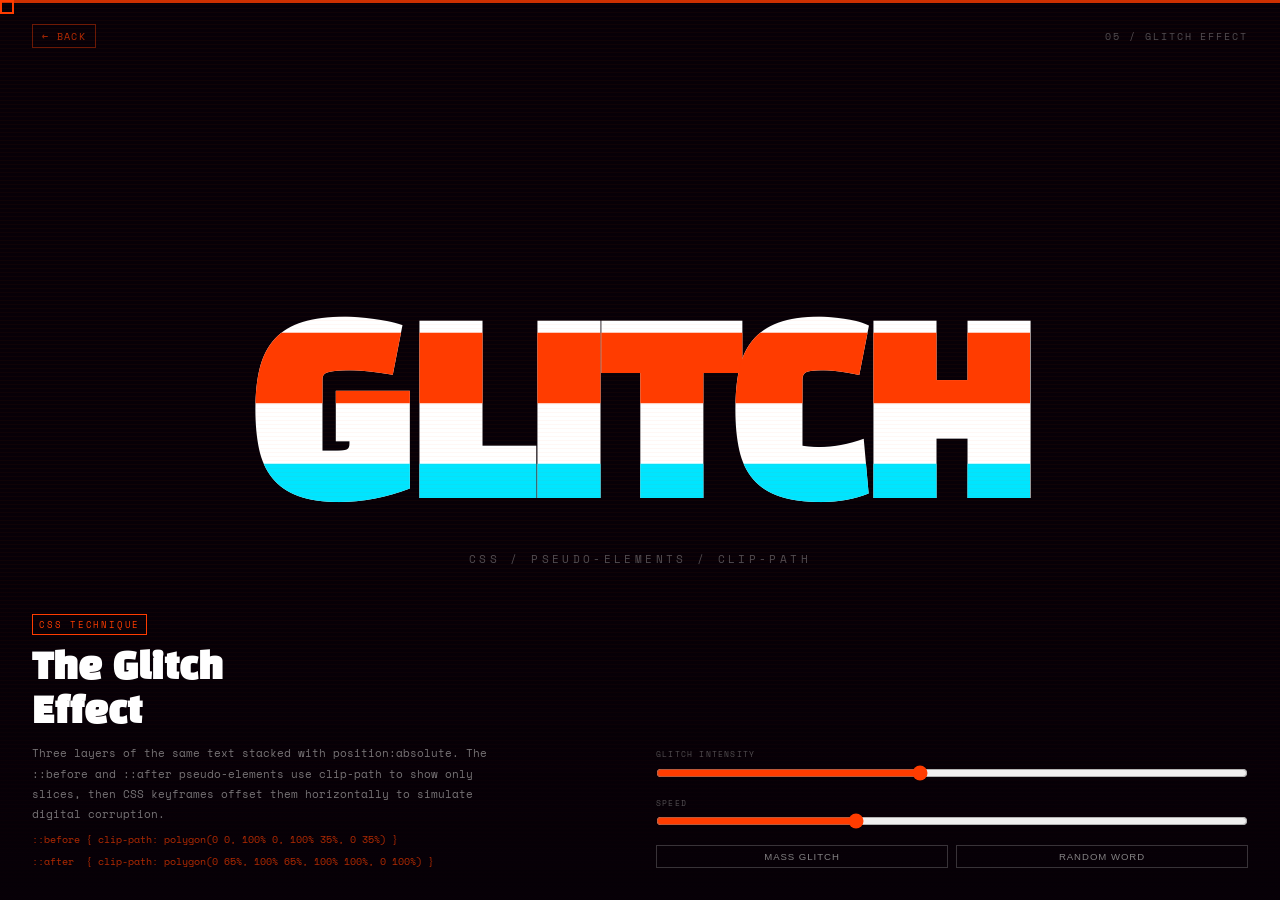
<file: 05-glitch.html>
<!DOCTYPE html>
<html lang="en">
<head>
<meta charset="UTF-8">
<meta name="viewport" content="width=device-width, initial-scale=1.0">
<title>Glitch — WEBCRAFT</title>
<link href="https://fonts.googleapis.com/css2?family=Black+Han+Sans&family=Space+Mono&display=swap" rel="stylesheet">
<style>
  * { margin:0;padding:0;box-sizing:border-box; }
  body { background:#070007; color:#fff; font-family:'Space Mono',monospace; overflow:hidden; height:100vh; cursor:none; }

  #cursor { width:14px;height:14px;background:transparent;border:2px solid #ff3c00;position:fixed;pointer-events:none;z-index:999;transition:transform 0.05s; }

  /* Scanlines */
  .scanlines { position:fixed;inset:0;background:repeating-linear-gradient(0deg,transparent,transparent 3px,rgba(255,60,0,0.04) 3px,rgba(255,60,0,0.04) 4px);pointer-events:none;z-index:50;animation:scanlinesMove 8s linear infinite; }
  @keyframes scanlinesMove { 0%{background-position:0 0} 100%{background-position:0 100px} }

  /* Random horizontal tear */
  .tear { position:fixed;left:0;right:0;height:3px;background:rgba(255,60,0,0.8);z-index:40;pointer-events:none;animation:tearAnim 4s step-end infinite; }
  @keyframes tearAnim {
    0%,100%{top:-10px;opacity:0}
    10%{top:30%;opacity:1}11%{top:30%;opacity:0}
    25%{top:60%;opacity:1}26%{top:60%;opacity:0}
    45%{top:80%;opacity:1}46%{top:80%;opacity:0}
    70%{top:15%;opacity:1}71%{top:15%;opacity:0}
    85%{top:45%;opacity:1}86%{top:45%;opacity:0}
  }

  nav {
    position:fixed;top:0;left:0;right:0;padding:1.5rem 2rem;
    display:flex;justify-content:space-between;align-items:center;z-index:60;
  }
  .back { font-size:0.6rem;letter-spacing:0.15em;color:rgba(255,60,0,0.7);text-decoration:none;border:1px solid rgba(255,60,0,0.4);padding:0.4em 0.9em;transition:all 0.2s; }
  .back:hover{color:#ff3c00;border-color:#ff3c00;}
  .nav-title { font-size:0.6rem;letter-spacing:0.2em;color:rgba(255,255,255,0.3); }

  /* Big glitch text */
  .center-stage { position:fixed;inset:0;display:flex;align-items:center;justify-content:center;flex-direction:column;z-index:10; }

  .glitch-word {
    font-family:'Black Han Sans',sans-serif;
    font-size:clamp(5rem,18vw,14rem);
    font-weight:900;
    letter-spacing:-0.02em;
    line-height:0.9;
    position:relative;
    color:#fff;
    user-select:none;
  }
  .glitch-word::before {
    content:attr(data-text);
    position:absolute;top:0;left:0;
    color:#ff3c00;
    animation:glitchR 2s infinite;
    clip-path:polygon(0 0,100% 0,100% 35%,0 35%);
  }
  .glitch-word::after {
    content:attr(data-text);
    position:absolute;top:0;left:0;
    color:#00e5ff;
    animation:glitchB 2s infinite;
    clip-path:polygon(0 65%,100% 65%,100% 100%,0 100%);
  }
  @keyframes glitchR {
    0%,89%,100%{transform:translate(0);filter:none;}
    90%{transform:translate(-6px,2px);filter:blur(0.5px);}
    92%{transform:translate(6px,-2px);}
    94%{transform:translate(-4px,1px);}
    96%{transform:translate(4px,-1px);filter:blur(1px);}
    98%{transform:translate(-2px,3px);filter:none;}
  }
  @keyframes glitchB {
    0%,89%,100%{transform:translate(0);filter:none;}
    90%{transform:translate(6px,-2px);}
    92%{transform:translate(-6px,2px);filter:blur(0.5px);}
    94%{transform:translate(4px,-1px);}
    96%{transform:translate(-4px,1px);filter:blur(1px);}
    98%{transform:translate(2px,-3px);filter:none;}
  }

  .subtitle {
    font-size:0.7rem;letter-spacing:0.3em;color:rgba(255,255,255,0.3);margin-top:1rem;
    animation:subGlitch 5s step-end infinite;
  }
  @keyframes subGlitch {
    0%,95%,100%{opacity:1;transform:translate(0);}
    96%{opacity:0;transform:translate(4px,0);}
    97%{opacity:1;transform:translate(-4px,0);}
    98%{opacity:0;}
    99%{opacity:1;}
  }

  /* Intensity slider */
  .controls {
    position:fixed;bottom:0;left:0;right:0;
    padding:2rem;z-index:60;
    display:grid;grid-template-columns:1fr 1fr;gap:2rem;
    background:linear-gradient(to top, rgba(7,0,7,0.95), transparent);
  }
  .ctrl-left {}
  .ctrl-tag { font-size:0.55rem;letter-spacing:0.2em;color:#ff3c00;border:1px solid #ff3c00;display:inline-block;padding:0.3em 0.7em;margin-bottom:0.8rem; }
  h2 { font-family:'Black Han Sans',sans-serif;font-size:clamp(1.5rem,3vw,2.2rem);margin-bottom:0.5rem; }
  .desc { font-size:0.7rem;line-height:1.8;color:rgba(255,255,255,0.45);max-width:460px; }
  .code-line { font-size:0.6rem;color:rgba(255,60,0,0.7);margin-top:0.5rem; }

  .ctrl-right { display:flex;flex-direction:column;justify-content:flex-end;gap:1rem; }
  .slider-row { display:flex;flex-direction:column;gap:0.3rem; }
  .slider-label { font-size:0.5rem;letter-spacing:0.15em;color:rgba(255,255,255,0.3); }
  input[type=range] { width:100%;accent-color:#ff3c00; }

  .trigger-btns { display:flex;gap:0.5rem; }
  .trig-btn { font-size:0.6rem;letter-spacing:0.1em;padding:0.5em 1em;border:1px solid rgba(255,255,255,0.2);background:transparent;color:rgba(255,255,255,0.5);cursor:pointer;transition:all 0.2s;flex:1; }
  .trig-btn:hover{border-color:#ff3c00;color:#ff3c00;background:rgba(255,60,0,0.05);}

  @media(max-width:700px){.controls{grid-template-columns:1fr;}.ctrl-right{display:none;}}
</style>
</head>
<body>
<div class="scanlines"></div>
<div class="tear"></div>
<div id="cursor"></div>

<nav>
  <a href="index.html" class="back">← BACK</a>
  <span class="nav-title">05 / GLITCH EFFECT</span>
</nav>

<div class="center-stage">
  <div class="glitch-word" id="glitchWord" data-text="GLITCH">GLITCH</div>
  <div class="subtitle" id="subtitle">CSS / PSEUDO-ELEMENTS / CLIP-PATH</div>
</div>

<div class="controls">
  <div class="ctrl-left">
    <div class="ctrl-tag">CSS TECHNIQUE</div>
    <h2>The Glitch<br>Effect</h2>
    <p class="desc">Three layers of the same text stacked with position:absolute. The ::before and ::after pseudo-elements use clip-path to show only slices, then CSS keyframes offset them horizontally to simulate digital corruption.</p>
    <div class="code-line">::before { clip-path: polygon(0 0, 100% 0, 100% 35%, 0 35%) }</div>
    <div class="code-line">::after &nbsp;{ clip-path: polygon(0 65%, 100% 65%, 100% 100%, 0 100%) }</div>
  </div>
  <div class="ctrl-right">
    <div class="slider-row">
      <div class="slider-label">GLITCH INTENSITY</div>
      <input type="range" id="intensitySlider" min="1" max="10" value="5" oninput="updateIntensity(this.value)">
    </div>
    <div class="slider-row">
      <div class="slider-label">SPEED</div>
      <input type="range" id="speedSlider" min="0.5" max="5" value="2" step="0.1" oninput="updateSpeed(this.value)">
    </div>
    <div class="trigger-btns">
      <button class="trig-btn" onclick="triggerMassGlitch()">MASS GLITCH</button>
      <button class="trig-btn" onclick="randomWord()">RANDOM WORD</button>
    </div>
  </div>
</div>

<script>
  const cursor = document.getElementById('cursor');
  document.addEventListener('mousemove', e => {
    cursor.style.left = e.clientX - 7 + 'px';
    cursor.style.top = e.clientY - 7 + 'px';
  });

  const words = ['GLITCH', 'ERROR', 'CHAOS', 'BREAK', 'VOID', 'CRASH', 'CORRUPT', 'NOISE', 'FAULT', 'BLEED', 'HACK', 'ROGUE'];
  const glitchWord = document.getElementById('glitchWord');

  function randomWord() {
    const w = words[Math.floor(Math.random() * words.length)];
    glitchWord.setAttribute('data-text', w);
    glitchWord.textContent = w;
    triggerMassGlitch();
  }

  function updateIntensity(v) {
    const px = v * 1.5;
    const style = document.createElement('style');
    style.id = 'dynamic-glitch';
    document.getElementById('dynamic-glitch')?.remove();
    style.textContent = `
      .glitch-word::before { animation: glitchR-custom ${3/v}s infinite !important; }
      .glitch-word::after { animation: glitchB-custom ${3/v}s infinite !important; }
      @keyframes glitchR-custom { 0%,85%,100%{transform:translate(0)} 86%{transform:translate(-${px}px,${px*0.3}px)} 88%{transform:translate(${px}px,-${px*0.3}px)} 90%{transform:translate(-${px*0.6}px,${px*0.2}px)} 92%{transform:translate(${px*0.8}px,-${px*0.2}px)} }
      @keyframes glitchB-custom { 0%,85%,100%{transform:translate(0)} 86%{transform:translate(${px}px,-${px*0.3}px)} 88%{transform:translate(-${px}px,${px*0.3}px)} 90%{transform:translate(${px*0.6}px,-${px*0.2}px)} 92%{transform:translate(-${px*0.8}px,${px*0.2}px)} }
    `;
    document.head.appendChild(style);
  }

  function updateSpeed(v) {
    glitchWord.style.animationDuration = (3/v) + 's';
  }

  function triggerMassGlitch() {
    document.body.style.transform = `translate(${(Math.random()-0.5)*8}px, ${(Math.random()-0.5)*4}px)`;
    document.body.style.filter = `hue-rotate(${Math.random()*60}deg) contrast(1.5)`;
    setTimeout(() => { document.body.style.transform=''; document.body.style.filter=''; }, 150);
    setTimeout(() => {
      document.body.style.transform = `translate(${(Math.random()-0.5)*12}px, 0)`;
      document.body.style.filter = `invert(0.1) hue-rotate(${Math.random()*180}deg)`;
    }, 200);
    setTimeout(() => { document.body.style.transform=''; document.body.style.filter=''; }, 350);
  }

  // Mouse interaction
  document.addEventListener('mousemove', e => {
    const cx=window.innerWidth/2, cy=window.innerHeight/2;
    const dx=(e.clientX-cx)/cx, dy=(e.clientY-cy)/cy;
    glitchWord.style.transform = `skewX(${dx*3}deg) skewY(${dy*1}deg)`;
  });

  document.addEventListener('click', triggerMassGlitch);
</script>
</body>
</html>
</file>
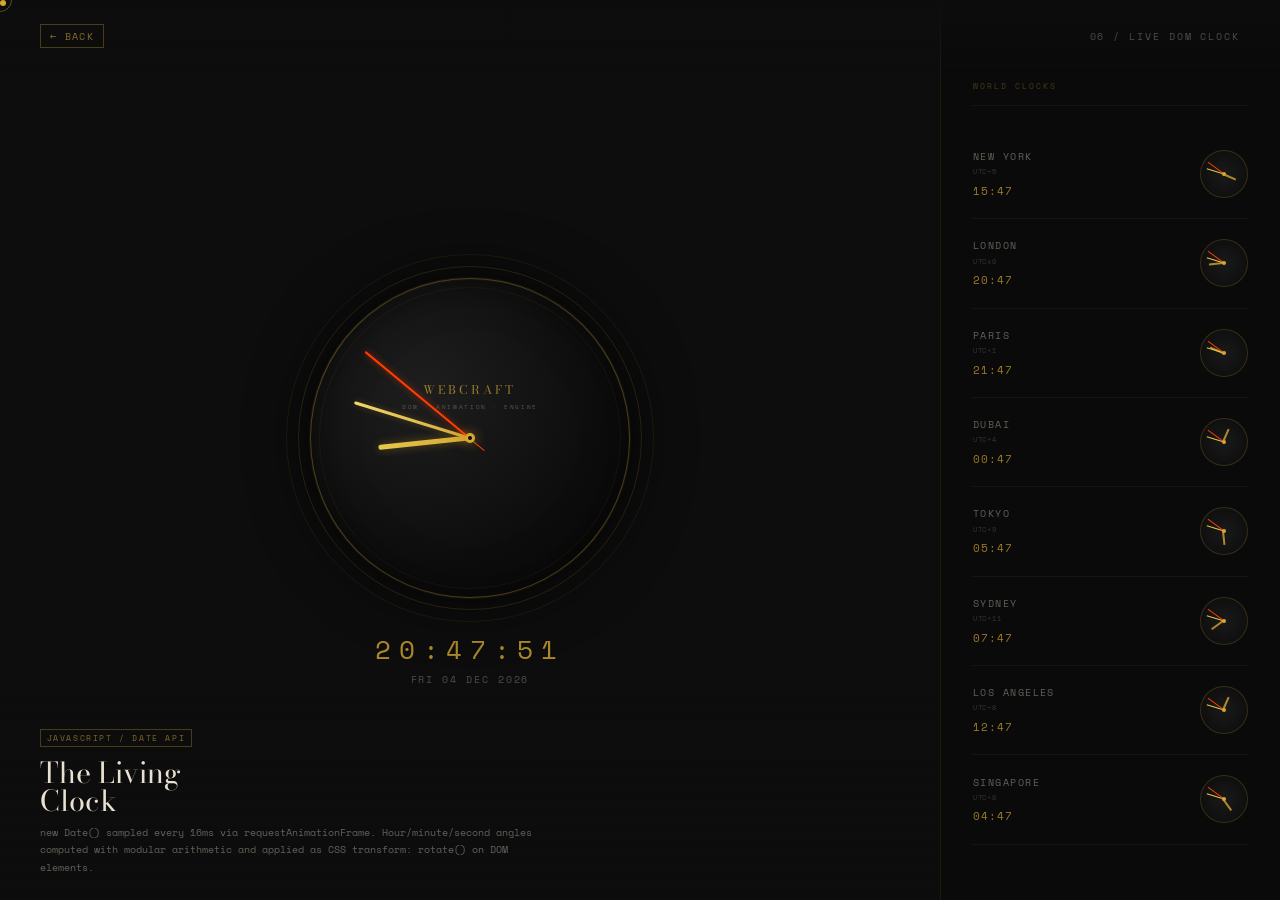
<file: 06-clock.html>
<!DOCTYPE html>
<html lang="en">
<head>
<meta charset="UTF-8">
<meta name="viewport" content="width=device-width, initial-scale=1.0">
<title>Live Clock — WEBCRAFT</title>
<link href="https://fonts.googleapis.com/css2?family=Bodoni+Moda:ital,opsz,wght@0,6..96,300;0,6..96,400;1,6..96,300&family=Space+Mono:wght@400;700&display=swap" rel="stylesheet">
<style>
  * { margin:0;padding:0;box-sizing:border-box; }
  body { background:#0d0d0d; color:#e8e0d0; font-family:'Space Mono',monospace; height:100vh; overflow:hidden; cursor:none; }

  #cursor { width:6px;height:6px;background:#d4a832;border-radius:50%;position:fixed;pointer-events:none;z-index:999; }
  #cursor-ring { width:24px;height:24px;border:1px solid rgba(212,168,50,0.4);border-radius:50%;position:fixed;pointer-events:none;z-index:998;transform:translate(-50%,-50%);transition:left 0.1s,top 0.1s; }

  nav {
    position:fixed;top:0;left:0;right:0;padding:1.5rem 2.5rem;
    display:flex;justify-content:space-between;align-items:center;z-index:20;
    background:linear-gradient(to bottom,rgba(13,13,13,0.95),transparent);
  }
  .back { font-size:0.6rem;letter-spacing:0.15em;color:rgba(212,168,50,0.6);text-decoration:none;border:1px solid rgba(212,168,50,0.3);padding:0.4em 0.9em;transition:all 0.2s; }
  .back:hover{color:#d4a832;border-color:#d4a832;}
  .nav-title { font-size:0.6rem;letter-spacing:0.2em;color:rgba(232,224,208,0.3); }

  .layout { display:grid; grid-template-columns: 1fr 340px; height:100vh; }

  /* Main clock */
  .main-clock-area {
    display:flex;align-items:center;justify-content:center;flex-direction:column;gap:2rem;
    padding-top:4rem;
    position:relative;
  }

  .clock-outer {
    position:relative;
    width:320px;height:320px;
  }
  /* Outer ring decorations */
  .clock-outer::before {
    content:'';position:absolute;inset:-12px;
    border-radius:50%;
    border:1px solid rgba(212,168,50,0.2);
  }
  .clock-outer::after {
    content:'';position:absolute;inset:-24px;
    border-radius:50%;
    border:1px solid rgba(212,168,50,0.08);
  }

  .clock-face {
    width:320px;height:320px;border-radius:50%;
    background:radial-gradient(circle at 35% 35%, #1e1e1e 0%, #0d0d0d 60%, #060606 100%);
    border:1px solid rgba(212,168,50,0.3);
    box-shadow:
      0 0 0 1px rgba(212,168,50,0.08),
      0 0 60px rgba(0,0,0,0.8),
      inset 0 0 40px rgba(0,0,0,0.5),
      inset 0 1px 0 rgba(255,255,255,0.04);
    position:relative;overflow:hidden;
  }
  .clock-face::after {
    content:'';position:absolute;inset:8px;
    border-radius:50%;
    background:transparent;
    border:1px solid rgba(212,168,50,0.06);
  }

  /* Hour markers */
  .marker {
    position:absolute;top:50%;left:50%;
    transform-origin:0 0;
  }
  .marker-line {
    position:absolute;
    background:rgba(212,168,50,0.5);
    border-radius:1px;
  }

  .clock-brand {
    position:absolute;top:32%;left:50%;transform:translate(-50%,0);
    text-align:center;
  }
  .brand-name { font-family:'Bodoni Moda',serif;font-size:0.75rem;letter-spacing:0.25em;color:rgba(212,168,50,0.7); }
  .brand-sub { font-size:0.35rem;letter-spacing:0.3em;color:rgba(232,224,208,0.3);margin-top:0.2rem; }

  .hand { position:absolute;bottom:50%;left:50%;transform-origin:bottom center;border-radius:2px; }
  #main-hour { width:5px;height:90px;background:linear-gradient(to top,#d4a832,#e8c84a);margin-left:-2.5px;box-shadow:0 0 8px rgba(212,168,50,0.4); }
  #main-min { width:3px;height:120px;background:linear-gradient(to top,#d4a832,#f0d870);margin-left:-1.5px;box-shadow:0 0 6px rgba(212,168,50,0.3); }
  #main-sec { width:1.5px;height:135px;background:#ff3c00;margin-left:-0.75px;box-shadow:0 0 6px rgba(255,60,0,0.6); }
  #main-sec::after { content:'';position:absolute;bottom:-20px;left:50%;transform:translate(-50%);width:1.5px;height:20px;background:#ff3c00;border-radius:1px; }
  .clock-center { position:absolute;top:50%;left:50%;transform:translate(-50%,-50%);width:10px;height:10px;background:#d4a832;border-radius:50%;box-shadow:0 0 12px rgba(212,168,50,0.6);z-index:5; }
  .clock-center::after { content:'';position:absolute;inset:3px;background:#0d0d0d;border-radius:50%; }

  .digital-time {
    font-size:clamp(1rem,3vw,1.6rem);letter-spacing:0.3em;color:rgba(212,168,50,0.8);
    font-variant-numeric:tabular-nums;
  }
  .digital-date { font-size:0.6rem;letter-spacing:0.2em;color:rgba(232,224,208,0.3);margin-top:0.3rem;text-align:center; }

  /* Sidebar world clocks */
  .sidebar {
    border-left:1px solid rgba(212,168,50,0.1);
    padding:5rem 2rem 2rem;
    display:flex;flex-direction:column;gap:0;
    overflow-y:auto;
    background:rgba(0,0,0,0.2);
  }
  .sidebar::-webkit-scrollbar{width:2px;} .sidebar::-webkit-scrollbar-thumb{background:rgba(212,168,50,0.2);}

  .world-clock {
    padding:1.2rem 0;
    border-bottom:1px solid rgba(212,168,50,0.08);
    display:grid;grid-template-columns:1fr auto;align-items:center;gap:1rem;
  }
  .wc-city { font-size:0.6rem;letter-spacing:0.15em;color:rgba(232,224,208,0.4); }
  .wc-tz { font-size:0.45rem;letter-spacing:0.1em;color:rgba(232,224,208,0.2);margin-top:0.2rem; }
  .wc-mini { position:relative;width:48px;height:48px; }
  .wc-face {
    width:48px;height:48px;border-radius:50%;
    background:radial-gradient(circle,#1a1a1a,#0a0a0a);
    border:1px solid rgba(212,168,50,0.2);
    position:relative;
  }
  .mini-hand { position:absolute;bottom:50%;left:50%;transform-origin:bottom center; }
  .mini-h { width:2px;height:14px;background:rgba(212,168,50,0.8);margin-left:-1px; }
  .mini-m { width:1px;height:18px;background:#e8c84a;margin-left:-0.5px; }
  .mini-s { width:0.8px;height:20px;background:#ff3c00;margin-left:-0.4px; }
  .mini-c { position:absolute;top:50%;left:50%;transform:translate(-50%,-50%);width:4px;height:4px;background:#d4a832;border-radius:50%;z-index:5; }
  .wc-time { font-size:0.7rem;letter-spacing:0.1em;color:rgba(212,168,50,0.7);margin-top:0.3rem;font-variant-numeric:tabular-nums; }

  .sidebar-title { font-size:0.5rem;letter-spacing:0.25em;color:rgba(212,168,50,0.3);margin-bottom:1.5rem;padding-bottom:0.8rem;border-bottom:1px solid rgba(212,168,50,0.08); }

  /* Info panel */
  .info-strip {
    position:fixed;bottom:0;left:0;
    width:calc(100% - 340px);
    padding:1.5rem 2.5rem;
    background:linear-gradient(to top,rgba(13,13,13,0.98),transparent);
    z-index:20;
  }
  .tag { font-size:0.5rem;letter-spacing:0.2em;color:rgba(212,168,50,0.6);border:1px solid rgba(212,168,50,0.3);display:inline-block;padding:0.3em 0.7em;margin-bottom:0.7rem; }
  .info-title { font-family:'Bodoni Moda',serif;font-size:1.8rem;font-weight:300;line-height:1;margin-bottom:0.5rem; }
  .info-desc { font-size:0.6rem;line-height:1.8;color:rgba(232,224,208,0.4);max-width:500px; }

  @media(max-width:800px){.layout{grid-template-columns:1fr;}.sidebar{display:none;}.info-strip{width:100%;}}
</style>
</head>
<body>
<div id="cursor"></div>
<div id="cursor-ring"></div>

<nav>
  <a href="index.html" class="back">← BACK</a>
  <span class="nav-title">06 / LIVE DOM CLOCK</span>
</nav>

<div class="layout">
  <div class="main-clock-area">
    <div class="clock-outer">
      <div class="clock-face" id="mainFace">
        <div class="clock-brand">
          <div class="brand-name">WEBCRAFT</div>
          <div class="brand-sub">DOM · ANIMATION · ENGINE</div>
        </div>
        <div class="hand" id="main-hour"></div>
        <div class="hand" id="main-min"></div>
        <div class="hand" id="main-sec"></div>
        <div class="clock-center"></div>
      </div>
    </div>
    <div>
      <div class="digital-time" id="digitalTime">00:00:00</div>
      <div class="digital-date" id="digitalDate">—</div>
    </div>
  </div>

  <div class="sidebar">
    <div class="sidebar-title">WORLD CLOCKS</div>
    <div id="worldClocks"></div>
  </div>
</div>

<div class="info-strip">
  <div class="tag">JAVASCRIPT / DATE API</div>
  <div class="info-title">The Living<br>Clock</div>
  <div class="info-desc">new Date() sampled every 16ms via requestAnimationFrame. Hour/minute/second angles computed with modular arithmetic and applied as CSS transform: rotate() on DOM elements.</div>
</div>

<script>
  const cursor = document.getElementById('cursor');
  const ring = document.getElementById('cursor-ring');
  document.addEventListener('mousemove', e => {
    cursor.style.left=e.clientX-3+'px'; cursor.style.top=e.clientY-3+'px';
    ring.style.left=e.clientX+'px'; ring.style.top=e.clientY+'px';
  });

  // Draw hour markers on main clock
  const face = document.getElementById('mainFace');
  for (let i = 0; i < 60; i++) {
    const deg = i * 6;
    const isMajor = i % 5 === 0;
    const div = document.createElement('div');
    div.style.cssText = `position:absolute;top:50%;left:50%;transform:rotate(${deg}deg);transform-origin:0 0;`;
    const line = document.createElement('div');
    const r = 148;
    const len = isMajor ? 14 : 6;
    line.style.cssText = `position:absolute;left:0;width:${isMajor?1.5:0.8}px;height:${len}px;background:rgba(212,168,50,${isMajor?0.6:0.25});transform:translate(${r}px,${-r-len}px) rotate(0deg);transform-origin:center top;border-radius:1px;`;
    div.appendChild(line);
    face.appendChild(div);
  }

  const CITIES = [
    { name:'NEW YORK', tz:'America/New_York', label:'UTC−5' },
    { name:'LONDON', tz:'Europe/London', label:'UTC±0' },
    { name:'PARIS', tz:'Europe/Paris', label:'UTC+1' },
    { name:'DUBAI', tz:'Asia/Dubai', label:'UTC+4' },
    { name:'TOKYO', tz:'Asia/Tokyo', label:'UTC+9' },
    { name:'SYDNEY', tz:'Australia/Sydney', label:'UTC+11' },
    { name:'LOS ANGELES', tz:'America/Los_Angeles', label:'UTC−8' },
    { name:'SINGAPORE', tz:'Asia/Singapore', label:'UTC+8' },
  ];

  const wc = document.getElementById('worldClocks');
  CITIES.forEach((city, idx) => {
    wc.innerHTML += `
      <div class="world-clock">
        <div>
          <div class="wc-city">${city.name}</div>
          <div class="wc-tz">${city.label}</div>
          <div class="wc-time" id="wct-${idx}">--:--</div>
        </div>
        <div class="wc-mini">
          <div class="wc-face">
            <div class="mini-hand mini-h" id="wch-${idx}"></div>
            <div class="mini-hand mini-m" id="wcm-${idx}"></div>
            <div class="mini-hand mini-s" id="wcs-${idx}"></div>
            <div class="mini-c"></div>
          </div>
        </div>
      </div>`;
  });

  const DAYS = ['SUN','MON','TUE','WED','THU','FRI','SAT'];
  const MONTHS = ['JAN','FEB','MAR','APR','MAY','JUN','JUL','AUG','SEP','OCT','NOV','DEC'];

  function pad(n){ return String(n).padStart(2,'0'); }

  function update() {
    const now = new Date();
    const s = now.getSeconds() + now.getMilliseconds()/1000;
    const m = now.getMinutes() + s/60;
    const h = (now.getHours() % 12) + m/60;

    document.getElementById('main-sec').style.transform = `translateX(-50%) rotate(${s*6}deg)`;
    document.getElementById('main-min').style.transform = `translateX(-50%) rotate(${m*6}deg)`;
    document.getElementById('main-hour').style.transform = `translateX(-50%) rotate(${h*30}deg)`;

    document.getElementById('digitalTime').textContent = `${pad(now.getHours())}:${pad(now.getMinutes())}:${pad(now.getSeconds())}`;
    document.getElementById('digitalDate').textContent = `${DAYS[now.getDay()]} ${pad(now.getDate())} ${MONTHS[now.getMonth()]} ${now.getFullYear()}`;

    CITIES.forEach((city, idx) => {
      try {
        const cityNow = new Date(now.toLocaleString('en-US', {timeZone: city.tz}));
        const cs = cityNow.getSeconds() + cityNow.getMilliseconds()/1000;
        const cm = cityNow.getMinutes() + cs/60;
        const ch = (cityNow.getHours() % 12) + cm/60;
        document.getElementById(`wcs-${idx}`).style.transform = `translateX(-50%) rotate(${cs*6}deg)`;
        document.getElementById(`wcm-${idx}`).style.transform = `translateX(-50%) rotate(${cm*6}deg)`;
        document.getElementById(`wch-${idx}`).style.transform = `translateX(-50%) rotate(${ch*30}deg)`;
        document.getElementById(`wct-${idx}`).textContent = `${pad(cityNow.getHours())}:${pad(cityNow.getMinutes())}`;
      } catch(e){}
    });

    requestAnimationFrame(update);
  }
  update();
</script>
</body>
</html>
</file>
